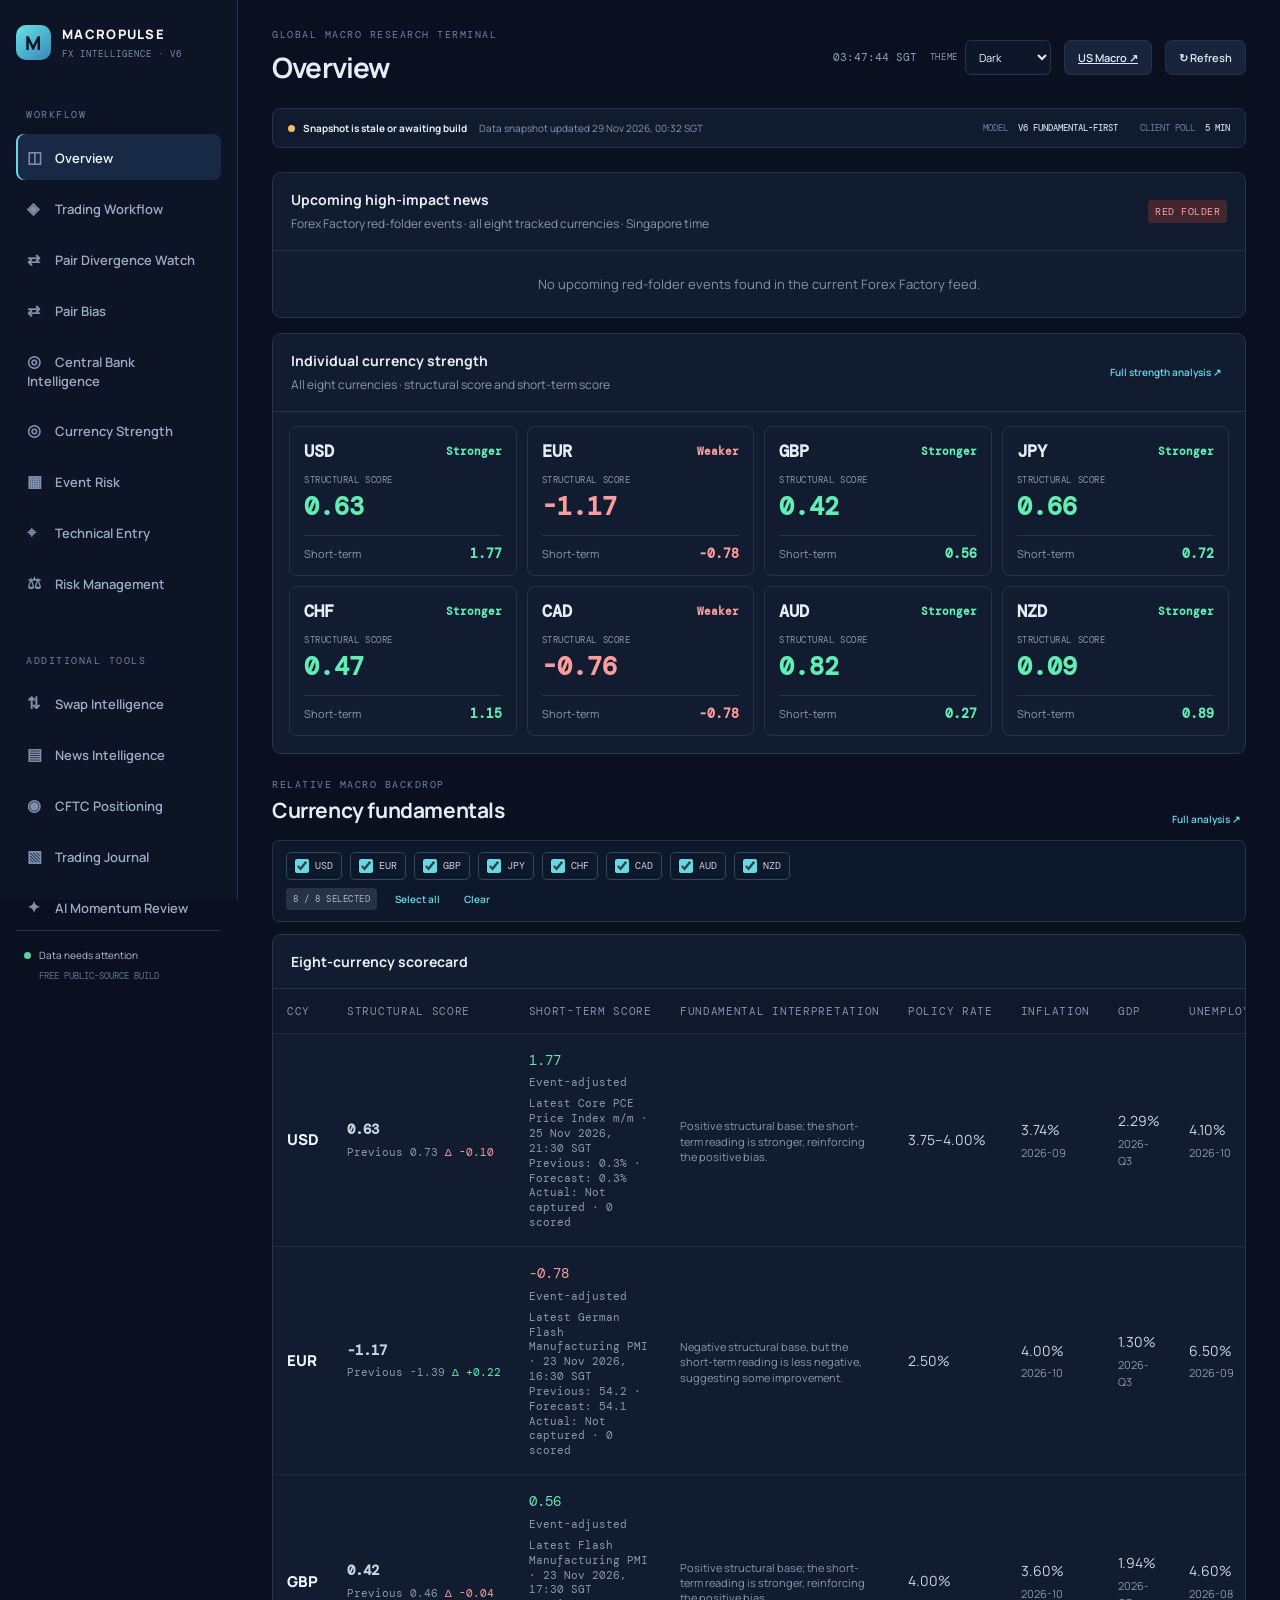
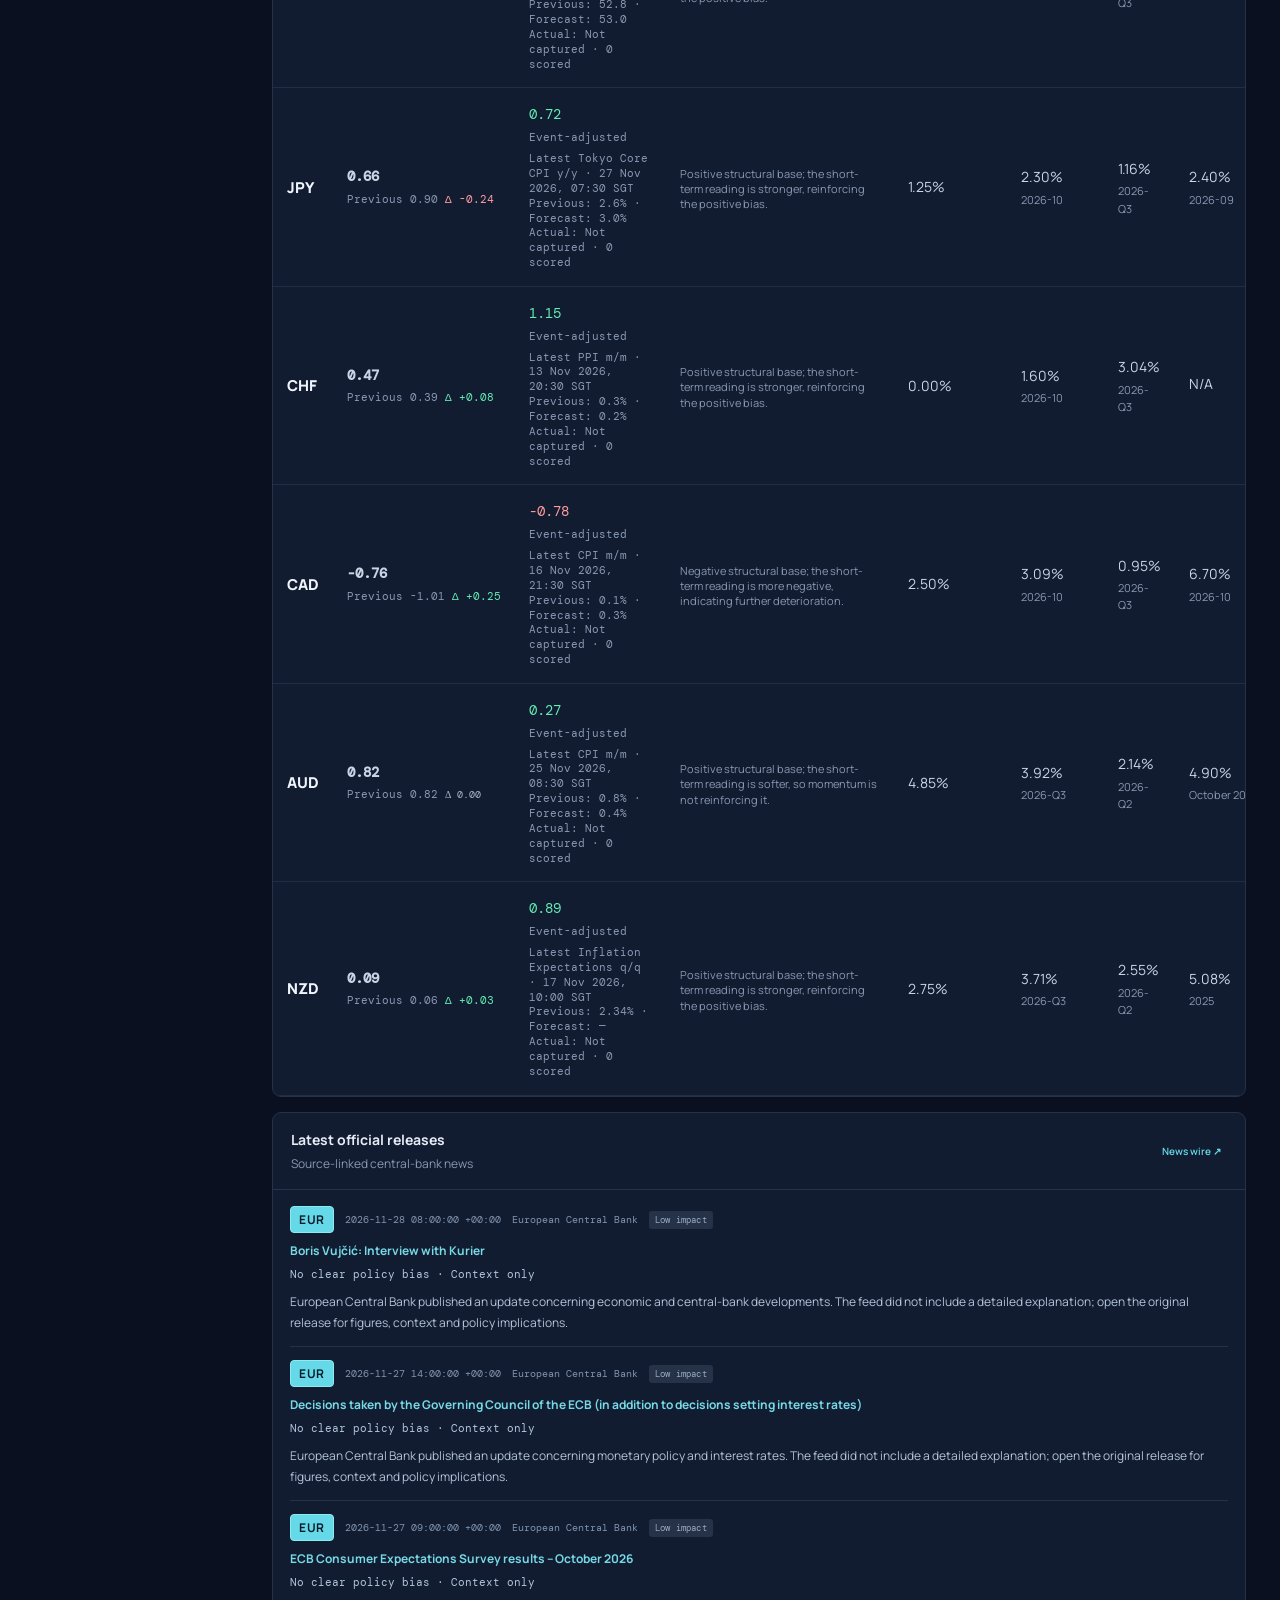
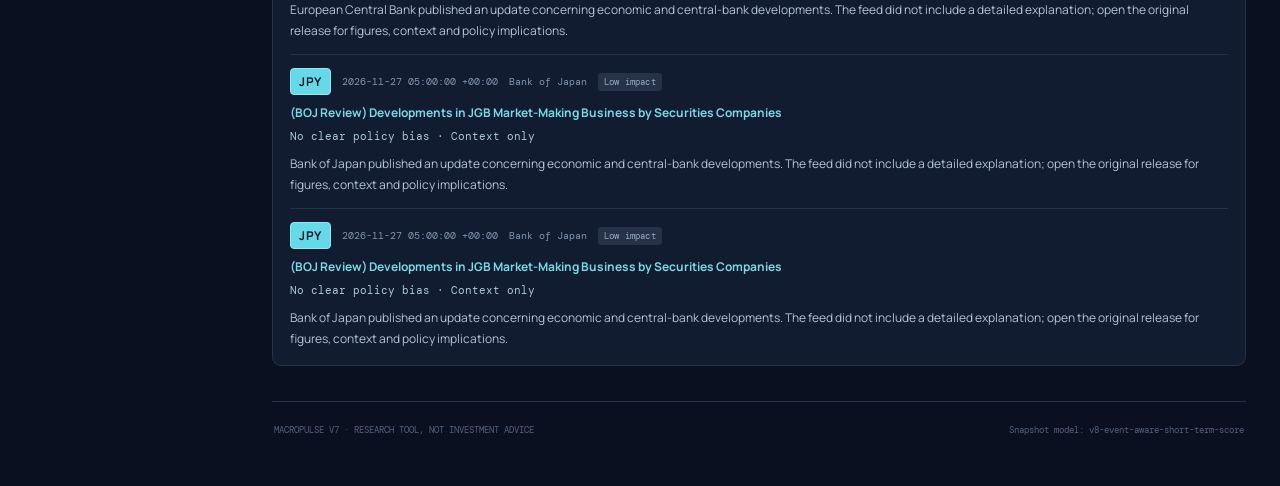
<file: index.html>
<!doctype html>
<html lang="en">
<head>
<meta charset="utf-8"><meta name="viewport" content="width=device-width,initial-scale=1">
<meta name="theme-color" content="#0a1020">
<title>MacroPulse V6 | FX Intelligence</title>
<meta name="description" content="Eight-currency macroeconomic and FX research dashboard.">
<link rel="preconnect" href="https://fonts.googleapis.com"><link rel="preconnect" href="https://fonts.gstatic.com" crossorigin>
<link href="https://fonts.googleapis.com/css2?family=DM+Mono:wght@400;500&family=Manrope:wght@400;500;600;700;800&display=swap" rel="stylesheet">
<link rel="stylesheet" href="styles.css?v=20261126-overview-filter2">
<link rel="stylesheet" href="central-bank.css?v=20261127-policy8">
</head>
<body>
<div class="app-shell">
  <button type="button" class="mobile-menu-backdrop" id="mobile-menu-backdrop" aria-label="Close navigation"></button>
  <aside class="sidebar" id="mobile-sidebar">
    <a class="brand" href="#"><span class="brand-mark">M</span><span>MACROPULSE<small>FX INTELLIGENCE · V6</small></span></a>
    <div class="side-label">WORKFLOW</div>
    <nav id="navigation">
      <button class="nav-item active" data-view="overview"><span>◫</span> Overview</button>
      <button class="nav-item" data-view="workflow"><span>◈</span> Trading Workflow</button>
      <button class="nav-item" data-view="pair-divergence"><span>⇄</span> Pair Divergence Watch</button>
      <button class="nav-item" data-view="bias"><span>⇄</span> Pair Bias</button>
      <button class="nav-item" data-view="centralbank"><span>◎</span> Central Bank Intelligence</button>
      <button class="nav-item" data-view="currencies"><span>◎</span> Currency Strength</button>
      <button class="nav-item" data-view="calendar"><span>▦</span> Event Risk</button>
      <button class="nav-item" data-view="technical"><span>⌖</span> Technical Entry</button>
      <button class="nav-item" data-view="risk"><span>⚖</span> Risk Management</button>
    </nav>
    <div class="side-label">ADDITIONAL TOOLS</div><nav>
      <button class="nav-item" data-view="swap"><span>⇅</span> Swap Intelligence</button>
      <button class="nav-item" data-view="news"><span>▤</span> News Intelligence</button>
      <button class="nav-item" data-view="positioning"><span>◉</span> CFTC Positioning</button>
      <button class="nav-item" data-view="journal"><span>▧</span> Trading Journal</button>
      <button class="nav-item" data-view="ai-review"><span>✦</span> AI Momentum Review</button>
    </nav>
    <div class="sidebar-bottom"><span class="live-dot"></span><span id="pipeline-label">Connecting to data…</span><small>FREE PUBLIC-SOURCE BUILD</small></div>
  </aside>

  <main class="main">
    <header class="topbar">
      <button type="button" class="mobile-menu-toggle" id="mobile-menu-toggle" aria-controls="mobile-sidebar" aria-expanded="false">☰ <span>MENU</span></button>
      <div class="topbar-title"><div><div class="eyebrow">GLOBAL MACRO RESEARCH TERMINAL</div><h1 id="page-title">Overview</h1></div></div>
      <div class="top-actions"><span class="market-clock" id="clock">--:--:-- SGT</span><label class="theme-picker" for="theme-select">THEME <select id="theme-select" class="select" aria-label="Choose dashboard theme"><option value="white">White</option><option value="grey">Grey</option><option value="dark">Dark</option></select></label><a class="btn btn-quiet" href="./us-macro.html">US Macro ↗</a><button class="btn btn-quiet" id="refresh-btn">↻ Refresh</button></div>
    </header>

    <section class="status-strip">
      <div><span class="status-dot" id="status-dot"></span><b id="data-status">Checking data snapshot</b><span class="muted" id="updated-at">—</span></div>
      <div class="status-right"><span>MODEL <b>V6 FUNDAMENTAL-FIRST</b></span><span>CLIENT POLL <b>5 MIN</b></span></div>
    </section>


    
<section class="view active" id="view-overview">
      <div class="panel" id="overview-high-impact-panel">
        <div class="panel-head"><div><b>Upcoming high-impact news</b><p>Forex Factory red-folder events · all eight tracked currencies · Singapore time</p></div><div class="high-impact-head-actions"><span class="tag impact-high">RED FOLDER</span><button type="button" class="text-button" id="high-impact-toggle" aria-expanded="false">Show all</button></div></div>
        <div id="overview-high-impact-news" class="high-impact-list"><div class="empty">Loading high-impact calendar…</div></div>
      </div>
      <div class="panel" id="overview-currency-strength-panel"><div class="panel-head"><div><b>Individual currency strength</b><p>All eight currencies · structural score and short-term score</p></div><button class="text-button" data-go="currencies">Full strength analysis ↗</button></div><div id="overview-currency-strength" class="overview-strength-grid"><div class="empty">Loading currency strength…</div></div></div>
<div class="section-heading"><div><div class="eyebrow">RELATIVE MACRO BACKDROP</div><h2>Currency fundamentals</h2></div><button class="text-button" data-go="currencies">Full analysis ↗</button></div>
      <div class="strength-filter overview-currency-filter" id="overview-currency-filter">
        <div class="strength-filter-actions">
          <span class="tag tag-neutral" id="overview-currency-selection-count">8 / 8 SELECTED</span>
          <button type="button" class="text-button" id="overview-currency-select-all">Select all</button>
          <button type="button" class="text-button" id="overview-currency-clear-all">Clear</button>
        </div>
        <div class="strength-filter-options">
          <label><input type="checkbox" class="overview-currency-check" value="USD" checked><span>USD</span></label>
          <label><input type="checkbox" class="overview-currency-check" value="EUR" checked><span>EUR</span></label>
          <label><input type="checkbox" class="overview-currency-check" value="GBP" checked><span>GBP</span></label>
          <label><input type="checkbox" class="overview-currency-check" value="JPY" checked><span>JPY</span></label>
          <label><input type="checkbox" class="overview-currency-check" value="CHF" checked><span>CHF</span></label>
          <label><input type="checkbox" class="overview-currency-check" value="CAD" checked><span>CAD</span></label>
          <label><input type="checkbox" class="overview-currency-check" value="AUD" checked><span>AUD</span></label>
          <label><input type="checkbox" class="overview-currency-check" value="NZD" checked><span>NZD</span></label>
        </div>
      </div>
      <div class="panel">
        <div class="panel-head"><div><b>Eight-currency scorecard</b></div></div>
        <div class="table-wrap"><table><thead><tr><th>CCY</th><th>Structural score</th><th>Short-term score</th><th>Fundamental interpretation</th><th>Policy rate</th><th>Inflation</th><th>GDP</th><th>Unemployment</th></tr></thead><tbody id="currency-rows"><tr><td colspan="8" class="empty">Loading currency snapshot…</td></tr></tbody></table></div>
      </div>
      <div class="panel"><div class="panel-head"><div><b>Latest official releases</b><p>Source-linked central-bank news</p></div><button class="text-button" data-go="news">News wire ↗</button></div><div id="overview-news" class="news-list"><div class="empty">Loading releases…</div></div></div>
    </section>

    <section class="view" id="view-workflow">
<div class="section-heading"><div><div class="eyebrow">THE PROCESS</div><h2>Fundamental bias → technical timing</h2><p>Fundamentals decide which way; technicals decide when; risk management decides how much. Work through each gate before opening a position.</p></div></div>
<div class="rule-banner"><div class="rule-banner-main">Fundamentals determine direction · Technicals determine timing · Risk management determines execution</div><div class="rule-banner-sub">Technical analysis is an entry-confirmation filter only. It can veto or delay a trade, never flip the fundamental bias.</div></div>
<div id="workflow-steps" class="workflow-steps"></div>
<div class="panel"><div class="panel-head"><div><b>Pre-trade checklist</b><p>All eight checks must be satisfied before opening a position.</p></div><span class="tag tag-neutral" id="checklist-count">0 / 8</span></div><div id="pretrade-checklist" class="checklist"></div></div>
</section>
    <section class="view" id="view-pair-divergence">
      <div class="section-heading"><div><div class="eyebrow">RELATIVE CURRENCY STRENGTH</div><h2>Pair Divergence Watch</h2><p>Rank currency pairs by the difference between their structural scores. A wider positive spread means the base currency has stronger structural fundamentals than the quote currency.</p></div><button class="text-button" data-go="pairs">Open full pair universe ↗</button></div>
      <div class="strength-filter divergence-filter" id="divergence-threshold-filter"><div><b>Filter by absolute variance</b><small>Tick one or more thresholds to show qualifying positive and negative spreads.</small></div><div class="strength-filter-options"><label><input type="checkbox" class="divergence-threshold-check" value="2"><span>Variance ≥ +2.00 or ≤ −2.00</span></label><label><input type="checkbox" class="divergence-threshold-check" value="1"><span>Variance ≥ +1.00 or ≤ −1.00</span></label></div><button type="button" class="text-button" id="divergence-clear-filter">Clear filter</button></div>
      <div class="panel"><div class="panel-head"><div><b>Structural divergences</b><p id="divergence-watch-description">Top 5 pairs ranked by positive structural score spread · refreshed with the latest snapshot</p></div><span class="tag tag-neutral" id="divergence-watch-count">TOP 5 PAIRS</span></div><div id="overview-pairs" class="empty">Pair ranking is unavailable until scored inputs exist.</div></div>
      <div class="notice"><b>How to read this watchlist</b><p>The spread is calculated as the base currency's Structural Score minus the quote currency's Structural Score. Positive readings favour the base currency; negative readings favour the quote currency. This is a relative fundamental ranking, not an entry signal. Check Short-Term Score, event risk and technical structure before trading.</p></div>
    </section>


    <section class="view" id="view-centralbank">
      <div class="status-strip"><div><span class="status-dot" id="cb-dot"></span><b id="cb-status">Loading policy assessment…</b><span class="muted" id="cb-reviewed"></span></div><div class="status-right"><span>MODULE <b>GLOBAL POLICY MONITOR</b></span><span>CCY <b>8 MAJORS</b></span><button class="btn btn-quiet" id="cb-refresh">↻ Refresh analysis</button></div></div>
      <div id="cb-content"><div class="panel"><div class="empty">Loading official-source assessment…</div></div></div>
    </section>

    <section class="view" id="view-currencies">
      <div class="section-heading"><div><div class="eyebrow">CURRENCY DIRECTION & MOMENTUM</div><h2>Currency strength monitor</h2><p>Separate the underlying fundamental direction from recent economic-release momentum, then assess whether that momentum is persisting or fading. Detailed policy rates and macro indicators remain in Overview.</p></div></div>
      <div class="panel"><div class="panel-head"><div><b>Structural bias · short-term momentum · persistence</b><p>Positive values indicate improving currency fundamentals; negative values indicate deterioration. Short-term momentum is classified as Strong, Neutral or Weak from recent dated GDP growth, unemployment and inflation distance from target; event surprises remain separately visible in Overview.</p></div><span class="tag tag-neutral" id="strength-selection-count">8 / 8 SELECTED</span></div>
        <div class="strength-filter" id="strength-currency-filter"><div class="strength-filter-options">
          <label><input type="checkbox" class="strength-currency-check" value="USD" checked><span>USD</span></label><label><input type="checkbox" class="strength-currency-check" value="EUR" checked><span>EUR</span></label><label><input type="checkbox" class="strength-currency-check" value="GBP" checked><span>GBP</span></label><label><input type="checkbox" class="strength-currency-check" value="JPY" checked><span>JPY</span></label><label><input type="checkbox" class="strength-currency-check" value="CHF" checked><span>CHF</span></label><label><input type="checkbox" class="strength-currency-check" value="CAD" checked><span>CAD</span></label><label><input type="checkbox" class="strength-currency-check" value="AUD" checked><span>AUD</span></label><label><input type="checkbox" class="strength-currency-check" value="NZD" checked><span>NZD</span></label>
        </div><div class="strength-filter-actions"><button type="button" class="text-button" id="strength-select-all">Select all</button><button type="button" class="text-button" id="strength-clear-all">Clear</button></div></div>
        <div class="table-wrap"><table><thead><tr><th>Currency</th><th>Structural bias</th><th>Short-term momentum</th><th>Momentum persistence</th></tr></thead><tbody id="currency-rows-full"><tr><td colspan="4" class="empty">Loading currency snapshot…</td></tr></tbody></table></div>
      </div>
      <div class="notice"><b>How to interpret the three readings</b><p><b>Structural bias:</b> the slower-moving relative macro score. <b>Short-term momentum:</b> a simple Strong, Neutral or Weak classification based on recent changes in GDP growth, unemployment and inflation relative to target. <b>Momentum persistence:</b> an evidence-based label reflecting the number, directional agreement and spacing of recent scored catalysts, with older catalysts fading. A single surprise is not treated as a durable trend. The event overlay has a 36-hour half-life and a seven-day observation window. This is a research aid, not a standalone trade signal.</p></div>
    </section>

    <section class="view" id="view-bias">
<div class="section-heading"><div><div class="eyebrow">THE CONCLUSION</div><h2>Fundamental bias cards</h2><p>Each card explains direction, macro drivers, validity, invalidation and the technical setup to wait for. Signals use verified currency scores; missing inputs are never guessed.</p></div><div class="heading-actions"><select id="bias-sort" class="select"><option value="strength">Sort: strongest spread</option><option value="weakest">Sort: weakest spread</option><option value="risk">Sort: event risk first</option></select></div></div>
<div class="strength-filter bias-currency-filter" id="bias-currency-filter"><div class="strength-filter-actions"><span class="tag tag-neutral" id="bias-selection-count">8 / 8 SELECTED</span><button type="button" class="text-button" id="bias-select-all">Select all</button><button type="button" class="text-button" id="bias-clear-all">Clear</button></div><div class="strength-filter-options">
<label><input type="checkbox" class="bias-currency-check" value="USD" checked><span>USD</span></label><label><input type="checkbox" class="bias-currency-check" value="EUR" checked><span>EUR</span></label><label><input type="checkbox" class="bias-currency-check" value="GBP" checked><span>GBP</span></label><label><input type="checkbox" class="bias-currency-check" value="JPY" checked><span>JPY</span></label><label><input type="checkbox" class="bias-currency-check" value="CHF" checked><span>CHF</span></label><label><input type="checkbox" class="bias-currency-check" value="CAD" checked><span>CAD</span></label><label><input type="checkbox" class="bias-currency-check" value="AUD" checked><span>AUD</span></label><label><input type="checkbox" class="bias-currency-check" value="NZD" checked><span>NZD</span></label>
</div></div>
<div class="notice notice-info"><b>How bias is derived</b><p>Bias = base short-term score minus quote short-term score. Above +0.35 is bullish, below −0.35 is bearish, between them is neutral. This is a relative macro read, not a price forecast.</p></div>
<div id="bias-cards" class="bias-grid"><div class="empty">Loading bias cards…</div></div>
</section>
<section class="view" id="view-ai-review">
  <div class="section-heading"><div><div class="eyebrow">RECENT NEWS & DATA-RELEASE INTERPRETATION</div><h2>AI Momentum Review</h2><p>Select one currency for a detailed macro-momentum assessment, or select two or more currencies to compare their FX pairs. The review explains the fundamental bias, short-term momentum, ChatGPT assessment and overall conclusion.</p></div></div>
  <div class="notice notice-info"><b>Separate research layer — Pair Bias is unchanged</b><p>A single selected currency runs a currency-only review. Selecting two or more currencies also generates pair-specific analysis. Pair direction is assessed separately from the underlying currency macro trend.</p></div>
  <div id="ai-review-panel"><div class="panel"><div class="empty">Loading ChatGPT momentum review…</div></div></div>
</section>
<section class="view" id="view-pairs">
      <div class="section-heading"><div><div class="eyebrow">RELATIVE VALUE</div><h2>Pair universe & shortlist</h2><p>Compare the 28 currency pairs in both directions. Open Pair Intelligence for a detailed macro, central-bank, geopolitical and short-term news assessment of each pair.</p></div></div>
      <div class="panel"><div class="panel-head"><b>56 directional combinations · 8 currencies</b><span class="tag tag-neutral">PAIR INTELLIGENCE AVAILABLE</span></div><div id="pair-table" class="empty">Pair signals are intentionally disabled until the fundamental model has verified inputs. This prevents neutral placeholders being mistaken for trading opportunities.</div></div>
    </section>


    <section class="view" id="view-technical">
<div class="section-heading"><div><div class="eyebrow">ENTRY CONFIRMATION ONLY</div><h2>Technical entry gate</h2><p>The fundamental bias is locked. Technical inputs can confirm, delay or veto an entry; they cannot change its direction.</p></div></div>
<div class="panel"><div class="panel-head"><div><b>Locked fundamental bias</b><p>Read-only input from Pair bias.</p></div><span class="tag tag-neutral" id="tech-lock-tag">NO PAIR</span></div><div id="tech-bias-lock"><div class="empty">Select a pair from a bias card.</div></div><label class="tech-pair-picker">Pair <select id="tech-pair" class="select"><option value="">Select a pair…</option></select></label></div>
<div class="panel"><div class="panel-head"><div><b>Higher-timeframe structure</b><p>D1 sets the trend; H4 sets the entry. Disagreement means wait.</p></div><span class="tag tag-neutral">D1 / H4</span></div><div class="tech-form">
<label>D1 trend<select id="tech-d1" class="select"><option value="">—</option><option value="up">Uptrend (HH/HL)</option><option value="down">Downtrend (LH/LL)</option><option value="range">Range / no trend</option></select></label>
<label>H4 structure<select id="tech-h4" class="select"><option value="">—</option><option value="up">Uptrend (HH/HL)</option><option value="down">Downtrend (LH/LL)</option><option value="range">Range / no trend</option></select></label>
<label>Setup type<select id="tech-setup" class="select"><option value="">—</option><option value="pullback">Pullback to support/resistance</option><option value="breakout">Breakout + retest</option><option value="reversal">Reversal at key level</option><option value="none">No setup yet</option></select></label>
<label>Key level<input id="tech-level" type="number" step="any"></label><label>ATR (H4)<input id="tech-atr" type="number" step="any"></label><label>Entry<input id="tech-entry" type="number" step="any"></label><label>Stop loss<input id="tech-stop" type="number" step="any"></label><label>Target<input id="tech-target" type="number" step="any"></label></div><div class="tech-actions"><button class="btn btn-primary" id="tech-evaluate">Evaluate entry</button><button class="text-button" id="tech-reset">Reset</button></div></div><div id="tech-output" class="tech-output"><div class="empty">Complete the structure and levels, then evaluate.</div></div>
<div class="notice"><b>No live price feed</b><p>Trend, levels and ATR are manual inputs from your chart. The dashboard does not invent market prices.</p></div></section>
<section class="view" id="view-risk"><div class="section-heading"><div><div class="eyebrow">EXECUTION</div><h2>Risk management</h2><p>Position size is determined by account risk and stop distance, never by conviction.</p></div></div>
<div class="panel"><div class="panel-head"><div><b>Position size calculator</b><p>Manual inputs; no data is sent anywhere.</p></div></div><div class="tech-form">
<label>Account balance<input id="risk-account" type="number" step="any"></label><label>Risk per trade (%)<input id="risk-pct" type="number" step="any" value="1"></label><label>Entry<input id="risk-entry" type="number" step="any"></label><label>Stop loss<input id="risk-stop" type="number" step="any"></label><label>Pip size<input id="risk-pip" type="number" step="any" value="0.0001"></label><label>Value per pip per lot<input id="risk-pipvalue" type="number" step="any" value="10"></label></div><div class="tech-actions"><button class="btn btn-primary" id="risk-calc">Calculate size</button></div></div><div id="risk-output" class="tech-output"></div>
<div class="panel"><div class="panel-head"><b>Standing risk rules</b></div><div class="checklist static"><div class="check-row">✓ &nbsp; 0.5%–1% risk per trade</div><div class="check-row">✓ &nbsp; Stop at thesis invalidation</div><div class="check-row">✓ &nbsp; Minimum 1:2 risk/reward</div><div class="check-row">✓ &nbsp; Avoid new trades near high-impact events</div><div class="check-row">✓ &nbsp; Count correlated pairs as one risk unit</div></div></div></section>
<section class="view" id="view-swap">
      <div class="section-heading"><div><div class="eyebrow">BROKER FUNDING DATA</div><h2>Swap Intelligence</h2><p>Daily read-only swap snapshots from your Pepperstone MT5 and IG Markets MT4 terminals. Values below are raw broker units, not converted SGD cash charges.</p></div></div>
      <div class="metric-grid">
        <article class="metric-card"><div class="metric-label">ACCOUNT CURRENCY</div><div class="metric-value">SGD</div><div class="metric-note">Captured from each terminal</div></article>
        <article class="metric-card"><div class="metric-label">CAPTURE FREQUENCY</div><div class="metric-value">Daily</div><div class="metric-note">08:00 Singapore PC local time</div></article>
        <article class="metric-card"><div class="metric-label">CURRENT SYMBOLS</div><div class="metric-value" id="swap-count">0 symbols</div><div class="metric-note">Latest imported snapshot per broker / symbol</div></article>
        <article class="metric-card"><div class="metric-label">LATEST IMPORT</div><div class="metric-value" id="swap-updated">Awaiting first import</div><div class="metric-note">Local browser data</div></article>
      </div>
      <div class="panel">
        <div class="panel-head"><div><b>Import broker swap CSV</b><p>Import the files generated by your MT5 and MT4 EAs. Imported data stays in this browser.</p></div><span class="tag tag-neutral">LOCAL IMPORT</span></div>
        <div class="swap-import">
          <label class="swap-file-label">Choose MT5 or MT4 CSV<input id="swap-file" type="file" accept=".csv,text/csv"></label>
          <select id="swap-broker-filter" class="select"><option value="ALL">All brokers</option><option>Pepperstone</option><option>IG Markets</option></select>
          <button class="text-button" id="swap-clear" type="button">Clear local history</button>
        </div>
        <p id="swap-import-status" class="swap-import-status">No file imported yet.</p>
      </div>
      <div class="panel">
        <div class="panel-head"><div><b>Latest broker swap specifications</b><p>Long / short are shown exactly as supplied by the terminal. Check swap mode before comparing magnitudes.</p></div><span class="tag tag-neutral">RAW VALUES</span></div>
        <div class="table-wrap"><table class="swap-table"><thead><tr><th>Broker</th><th>Platform</th><th>Symbol</th><th>Long</th><th>Short</th><th>Swap mode</th><th>Contract size</th><th>Account CCY</th><th>Captured</th></tr></thead><tbody id="swap-rows"><tr><td colspan="9" class="empty">Awaiting first import.</td></tr></tbody></table></div>
      </div>
      <div class="notice notice-warn"><b>SGD cost conversion is not enabled yet</b><p>Broker swap modes differ (points, currency, interest and other methods). Do not treat raw values as SGD per lot. A later calculation layer must apply each mode, contract specification, currency conversion and broker rollover rules. IG MT4's standard interface does not expose a universal triple-swap weekday field.</p></div>
      <div class="notice"><b>Daily collection setup</b><p>Install the Pepperstone MT5 and IG MT4 EAs from the repository's experts folder. Keep each terminal running at the configured capture time. Open SWAP-INTEGRATION.md for installation and import instructions.</p></div>
    </section>

    <section class="view" id="view-news">
      <div class="section-heading"><div><div class="eyebrow">CENTRAL BANK + ECONOMIC CALENDAR</div><h2>News intelligence</h2><p>Central-bank commentary and Forex Factory scheduled releases are shown separately, with actual, forecast and previous figures where available.</p></div><div class="heading-actions"><a class="text-button" href="https://www.forexfactory.com/calendar" target="_blank" rel="noopener noreferrer">Forex Factory calendar ↗</a><select id="news-filter" class="select"><option value="ALL">All currencies</option><option>USD</option><option>EUR</option><option>GBP</option><option>JPY</option><option>CHF</option><option>CAD</option><option>AUD</option><option>NZD</option></select></div></div>
      <div class="panel"><div id="news-list" class="news-list"><div class="empty">Loading news…</div></div></div>
    </section>

    <section class="view" id="view-calendar">
      <div class="section-heading"><div><div class="eyebrow">EVENT RISK</div><h2>Economic event watch</h2><p>Use Forex Factory for scheduled releases, impact ratings, forecasts and actual results.</p></div><a class="text-button" href="https://www.forexfactory.com/calendar" target="_blank" rel="noopener noreferrer">Open Forex Factory ↗</a></div>
      <div class="panel"><div class="panel-head"><b>Imported economic calendar</b><span class="tag tag-neutral">FOREX FACTORY · SGT</span></div><div id="calendar-list" class="news-list"><div class="empty">Loading scheduled releases…</div></div></div>
      <div class="panel"><div class="panel-head"><b>Official central-bank source directory</b></div><div id="source-directory" class="source-grid"></div></div>
    </section>

    <section class="view" id="view-positioning">
      <div class="section-heading"><div><div class="eyebrow">INSTITUTIONAL POSITIONING</div><h2>CFTC positioning</h2><p>Commitment of Traders data is weekly, not a live intraday feed.</p></div></div>
      <div class="notice"><b>CFTC data connector pending</b><p>No CFTC positions are included in this build. The next implementation should map CFTC futures contracts to the eight currencies, show non-commercial net positions, weekly changes and historical percentiles, with report dates and contract mapping disclosed.</p></div>
      <div class="panel"><div class="panel-head"><b>Reference</b></div><div class="source-row"><div><b>U.S. Commodity Futures Trading Commission</b><small>Official Commitments of Traders reports</small></div><a href="https://www.cftc.gov/MarketReports/CommitmentsofTraders/index.htm" target="_blank" rel="noopener">Open CFTC ↗</a></div></div>
    </section>

    <section class="view" id="view-journal">
      <div class="section-heading"><div><div class="eyebrow">PERSONAL WORKSPACE</div><h2>Trading journal</h2><p>Entries are saved in this browser only; they are not uploaded to GitHub.</p></div></div>
      <div class="panel journal-form"><label>Pair<input id="journal-pair" placeholder="e.g. NZDUSD"></label><label>Bias<select id="journal-bias"><option>Long</option><option>Short</option><option>Watch</option></select></label><label>Thesis<textarea id="journal-thesis" placeholder="Fundamental thesis, technical confirmation, invalidation level…"></textarea></label><button class="btn btn-primary" id="journal-add">Save journal entry</button></div>
      <div class="panel"><div class="panel-head"><b>Saved entries</b><button class="text-button" id="journal-export">Export CSV ↓</button></div><div id="journal-list" class="journal-list"></div></div>
    </section>

    <footer><span>MACROPULSE V7 · RESEARCH TOOL, NOT INVESTMENT ADVICE</span><span id="footer-model">Snapshot model: —</span></footer>
  </main>
</div>
<script src="app.js?v=20261126-overview-default2" defer></script>
<script src="swap.js?v=20261117-swap1" defer></script>
<script src="central-bank.js?v=20261127-policy8" defer></script>
</body></html>
</file>
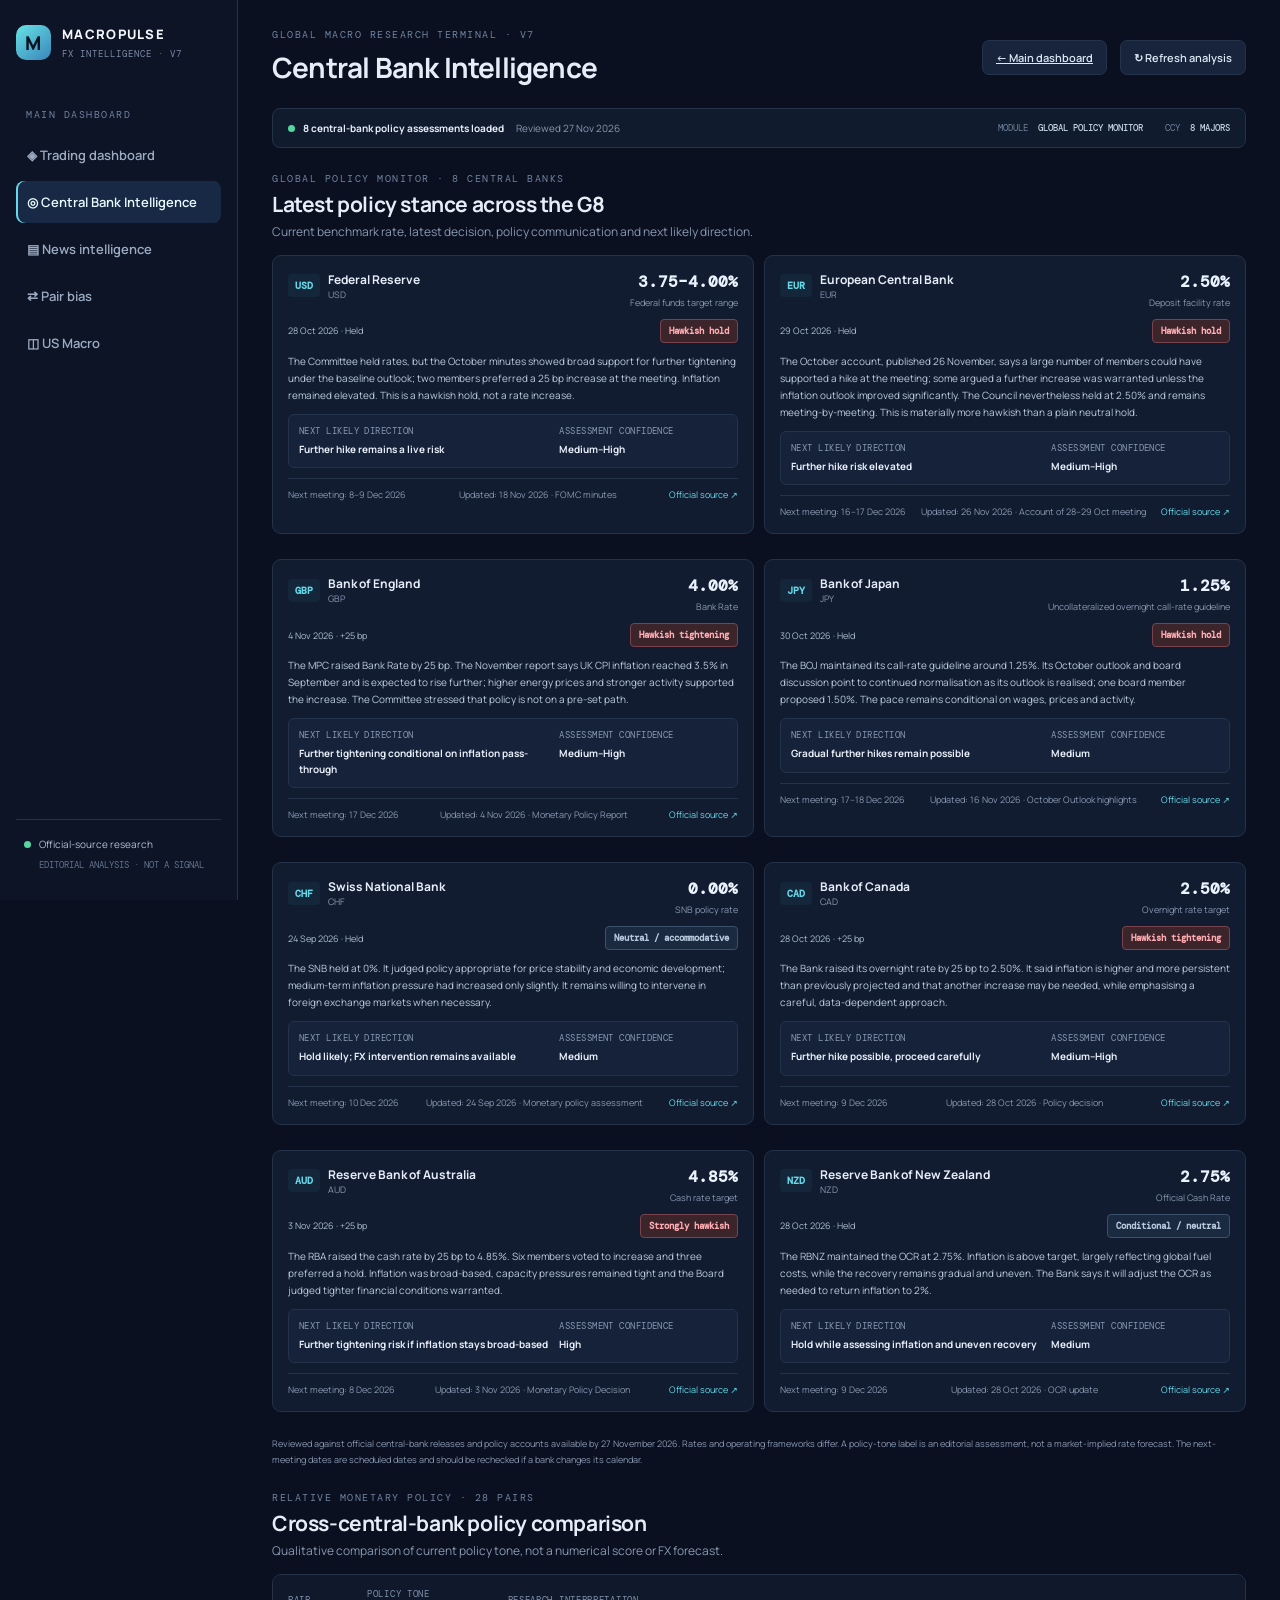
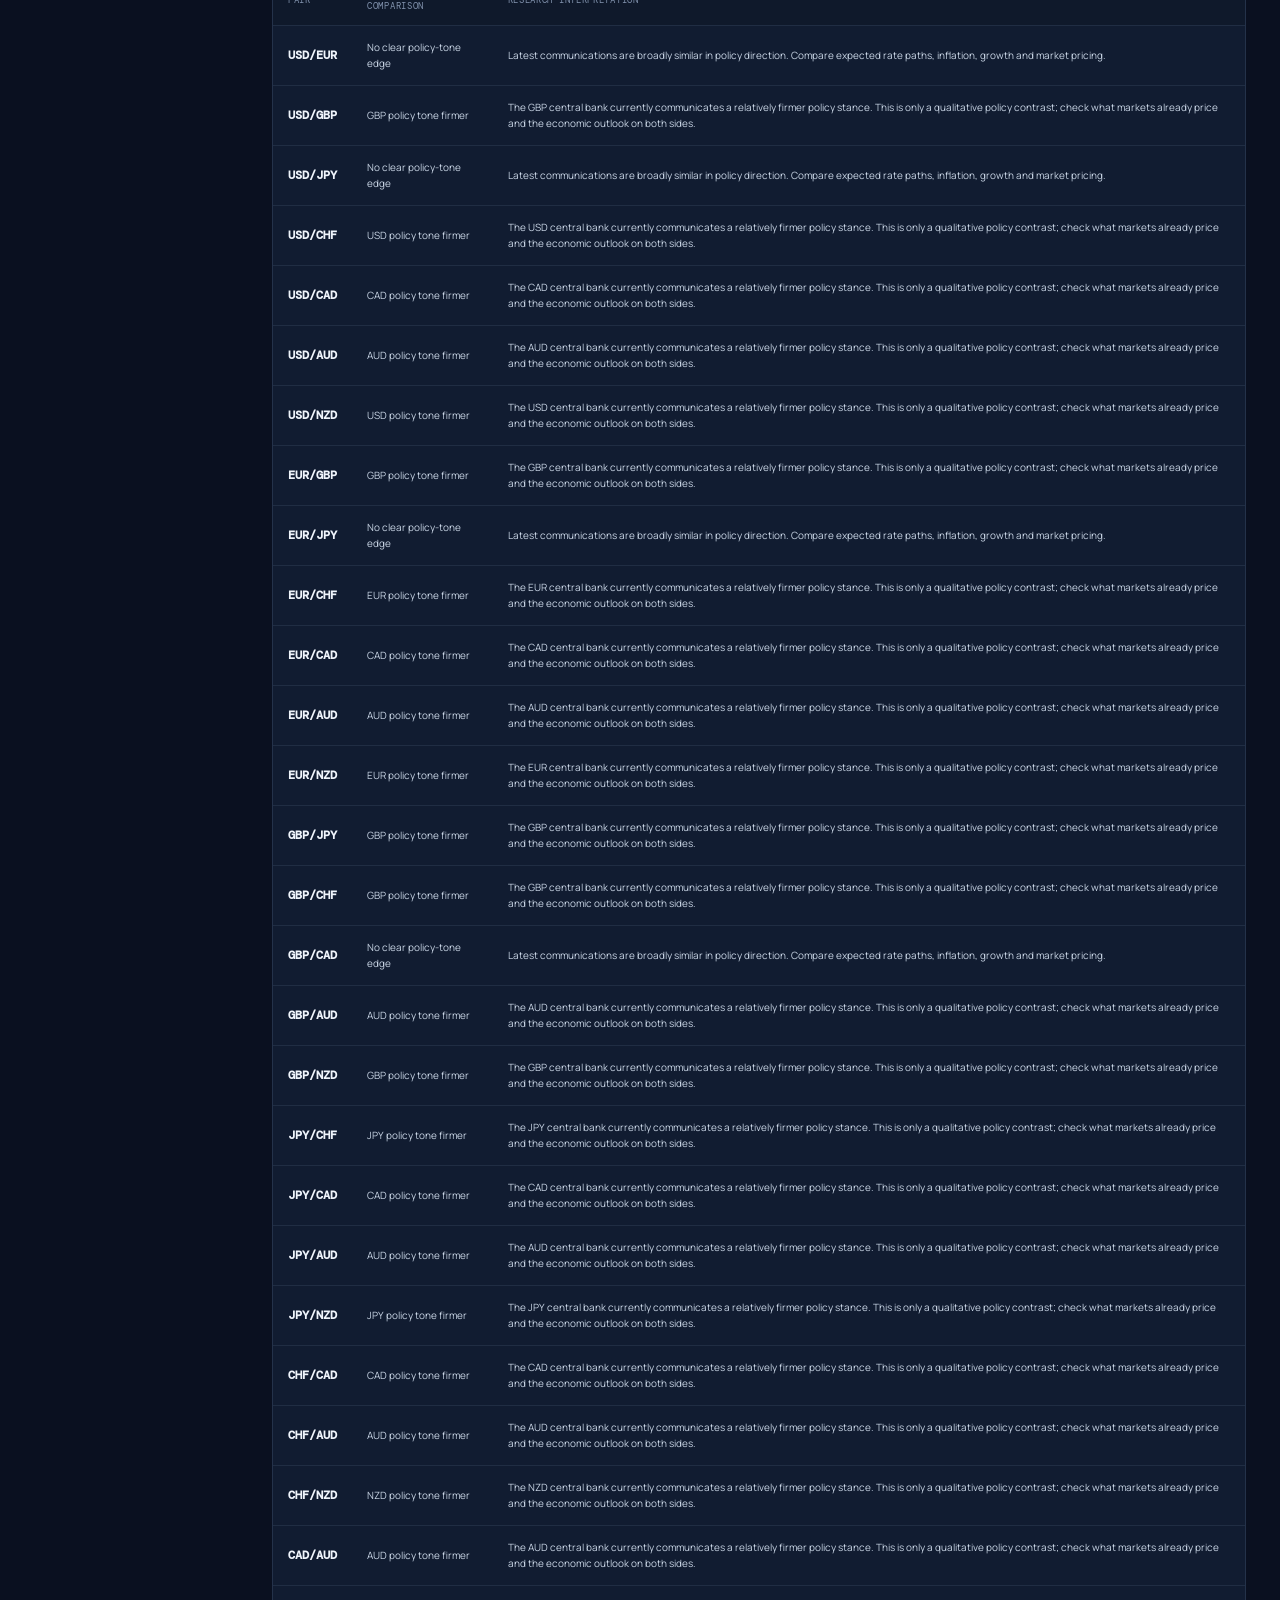
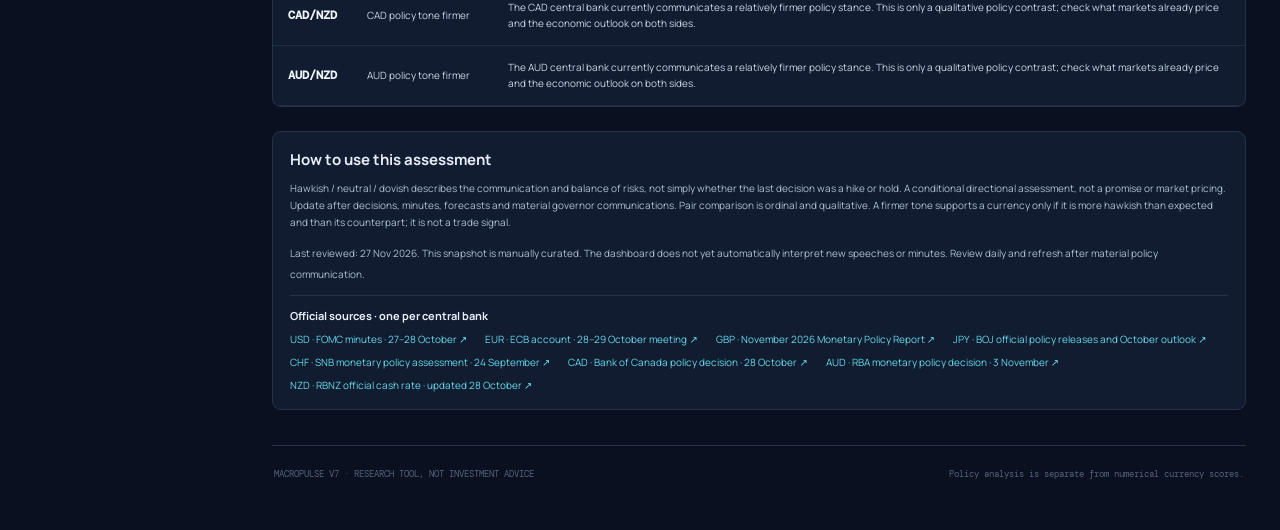
<file: central-bank.html>
<!doctype html>
<html lang="en"><head><meta charset="utf-8"><meta name="viewport" content="width=device-width,initial-scale=1"><meta name="theme-color" content="#0a1020"><title>Central Bank Intelligence | MacroPulse</title><link rel="preconnect" href="https://fonts.googleapis.com"><link rel="preconnect" href="https://fonts.gstatic.com" crossorigin><link href="https://fonts.googleapis.com/css2?family=DM+Mono:wght@400;500&family=Manrope:wght@400;500;600;700;800&display=swap" rel="stylesheet"><link rel="stylesheet" href="styles.css?v=20261119-cbintel2"><link rel="stylesheet" href="central-bank.css?v=20261119-cbintel2"></head>
<body><div class="app-shell"><aside class="sidebar"><a class="brand" href="./index.html"><span class="brand-mark">M</span><span>MACROPULSE<small>FX INTELLIGENCE · V7</small></span></a><div class="side-label">MAIN DASHBOARD</div><nav><a class="nav-item" href="./index.html">◈ Trading dashboard</a><a class="nav-item active" href="./central-bank.html">◎ Central Bank Intelligence</a><a class="nav-item" href="./index.html#news">▤ News intelligence</a><a class="nav-item" href="./index.html#bias">⇄ Pair bias</a><a class="nav-item" href="./us-macro.html">◫ US Macro</a></nav><div class="sidebar-bottom"><span class="live-dot"></span><span>Official-source research</span><small>EDITORIAL ANALYSIS · NOT A SIGNAL</small></div></aside>
<main class="main"><header class="topbar"><div><div class="eyebrow">GLOBAL MACRO RESEARCH TERMINAL · V7</div><h1>Central Bank Intelligence</h1></div><div class="top-actions"><a class="btn btn-quiet" href="./index.html">← Main dashboard</a><button class="btn btn-quiet" id="cb-refresh">↻ Refresh analysis</button></div></header>
<section class="status-strip"><div><span class="status-dot" id="cb-dot"></span><b id="cb-status">Loading policy assessment…</b><span class="muted" id="cb-reviewed"></span></div><div class="status-right"><span>MODULE <b>GLOBAL POLICY MONITOR</b></span><span>CCY <b>8 MAJORS</b></span></div></section>
<div id="cb-content"><div class="panel"><div class="empty">Loading official-source assessment…</div></div></div>
<footer><span>MACROPULSE V7 · RESEARCH TOOL, NOT INVESTMENT ADVICE</span><span>Policy analysis is separate from numerical currency scores.</span></footer></main></div><script src="central-bank.js?v=20261119-cbintel2" defer></script></body></html>
</file>
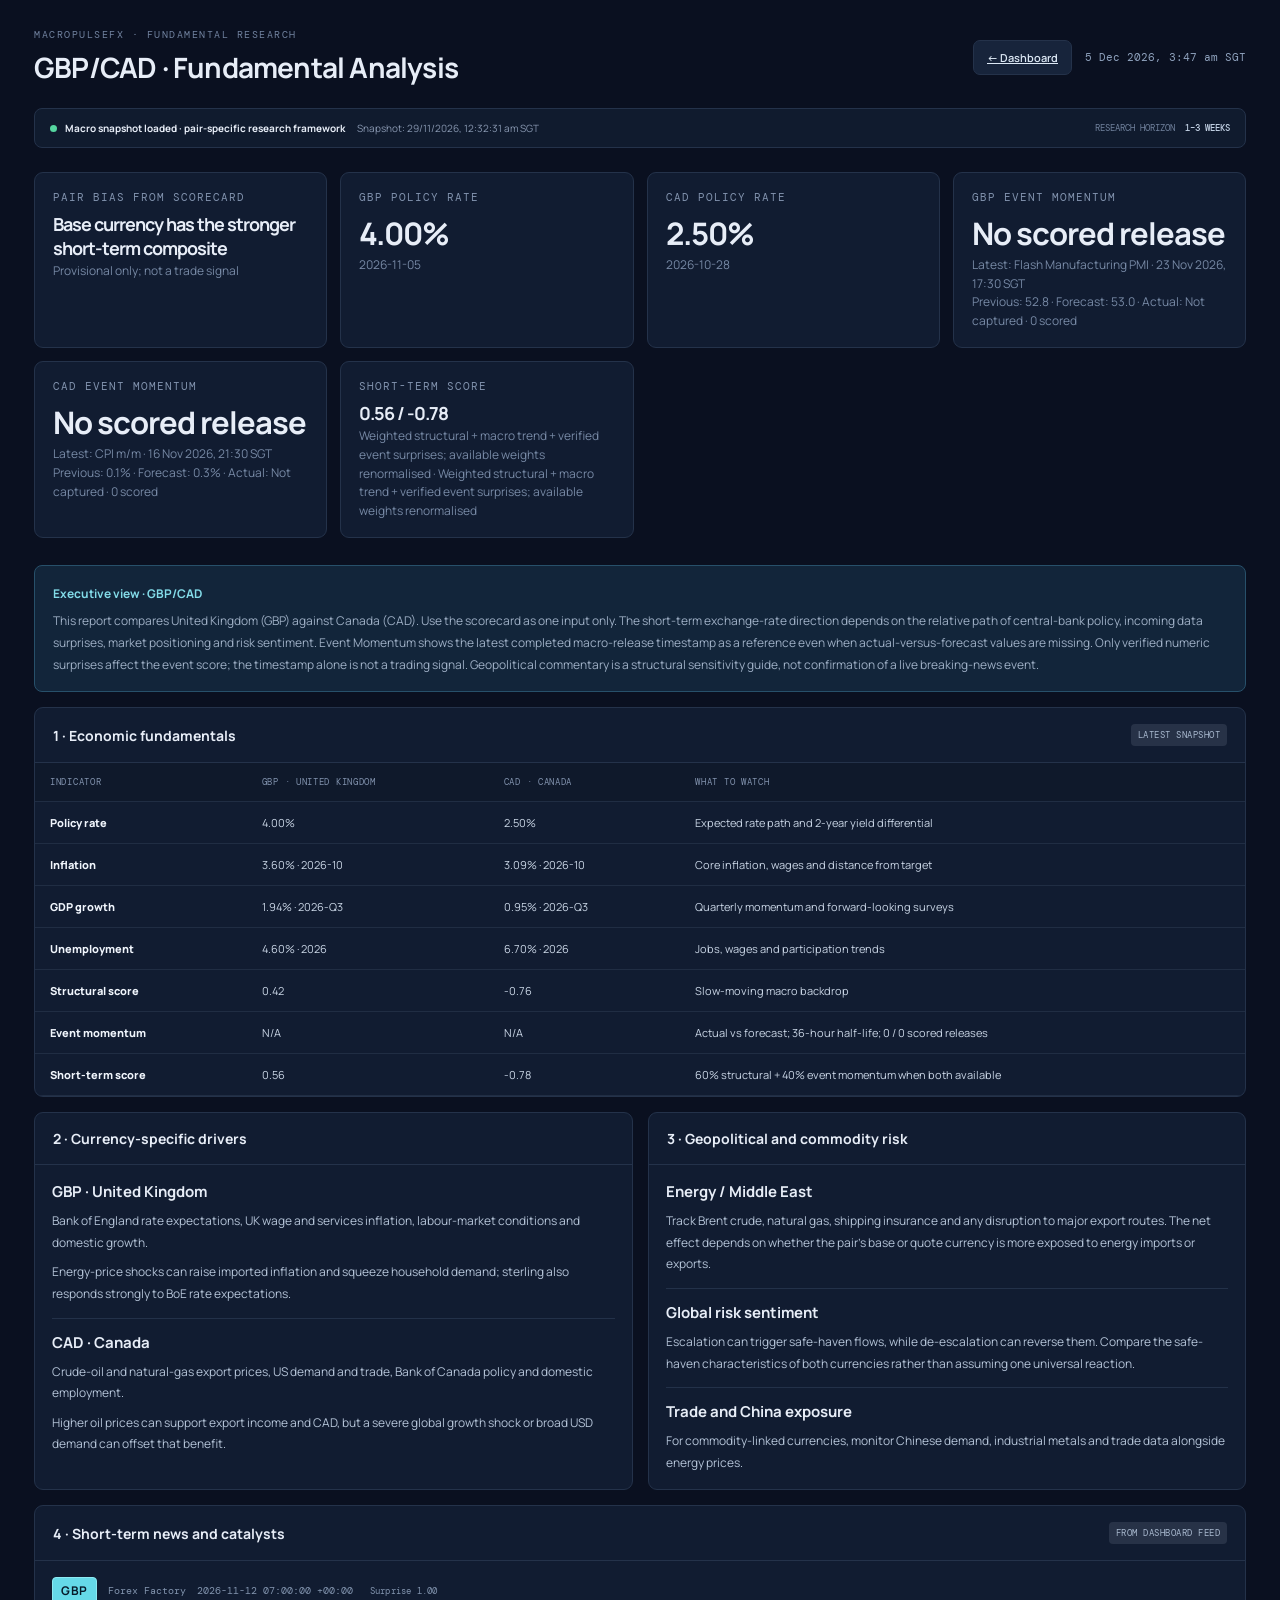
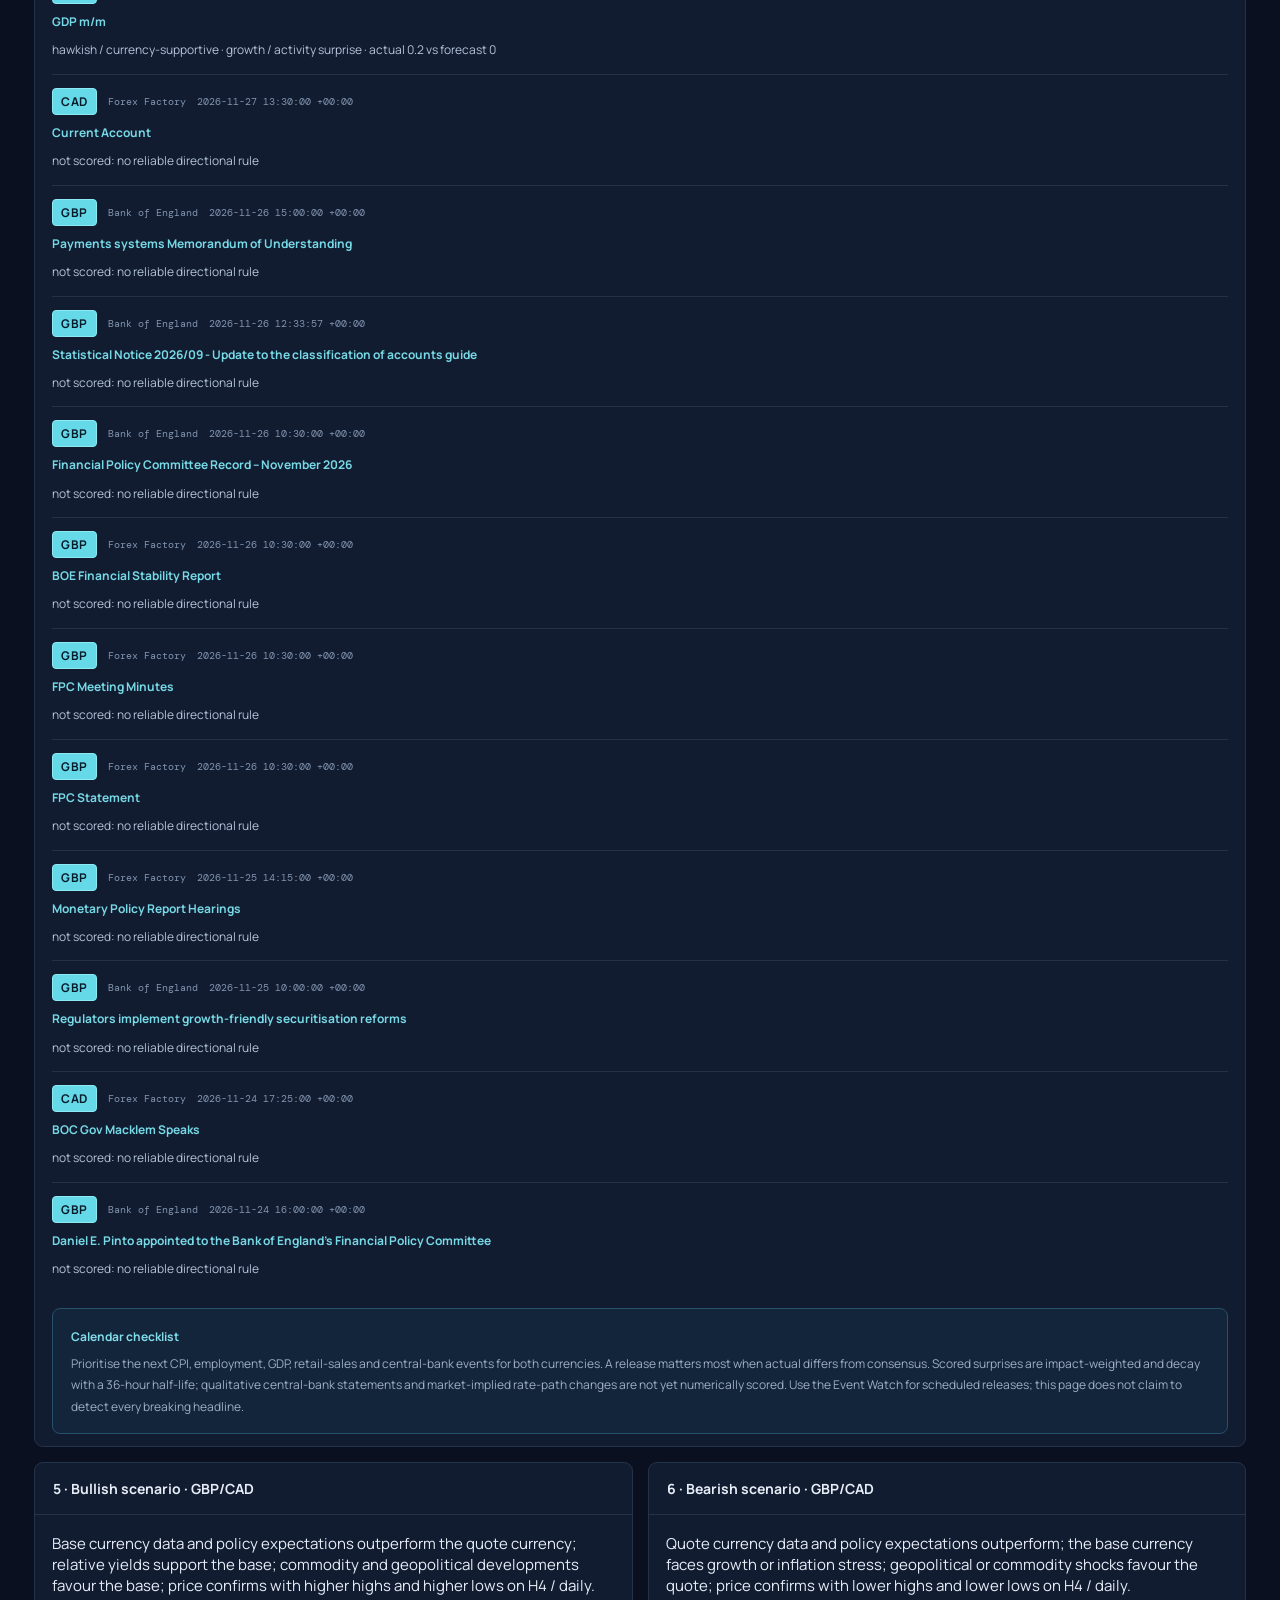
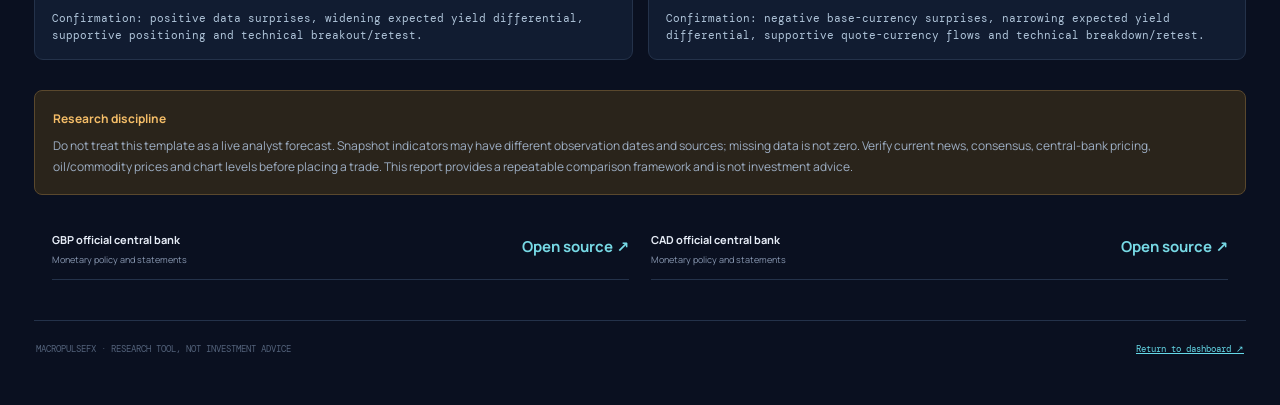
<file: pair-research.html>
<!doctype html>
<html lang="en"><head><meta charset="utf-8"><meta name="viewport" content="width=device-width,initial-scale=1">
<meta name="theme-color" content="#0a1020"><title>Pair Intelligence | MacroPulseFX</title>
<link rel="preconnect" href="https://fonts.googleapis.com"><link rel="preconnect" href="https://fonts.gstatic.com" crossorigin>
<link href="https://fonts.googleapis.com/css2?family=DM+Mono:wght@400;500&family=Manrope:wght@400;500;600;700;800&display=swap" rel="stylesheet">
<link rel="stylesheet" href="styles.css?v=20261117-releasefigures1"></head><body>
<div class="main" style="margin:0 auto;max-width:1450px">
<header class="topbar"><div><div class="eyebrow">MACROPULSEFX · FUNDAMENTAL RESEARCH</div><h1 id="pair-title">Pair Intelligence</h1></div><div class="top-actions"><a class="btn btn-quiet" href="./index.html">← Dashboard</a><span class="market-clock" id="clock">SGT</span></div></header>
<div class="status-strip"><div><span class="status-dot"></span><b id="report-status">Loading macro snapshot</b><span class="muted" id="report-updated">—</span></div><div class="status-right"><span>RESEARCH HORIZON <b>1–3 WEEKS</b></span></div></div>
<div id="report-content"><div class="panel empty">Loading pair research…</div></div>
<footer><span>MACROPULSEFX · RESEARCH TOOL, NOT INVESTMENT ADVICE</span><a href="./index.html" style="color:var(--cyan)">Return to dashboard ↗</a></footer>
</div><script src="pair-research.js?v=20261117-releasefigures1" defer></script></body></html>
</file>
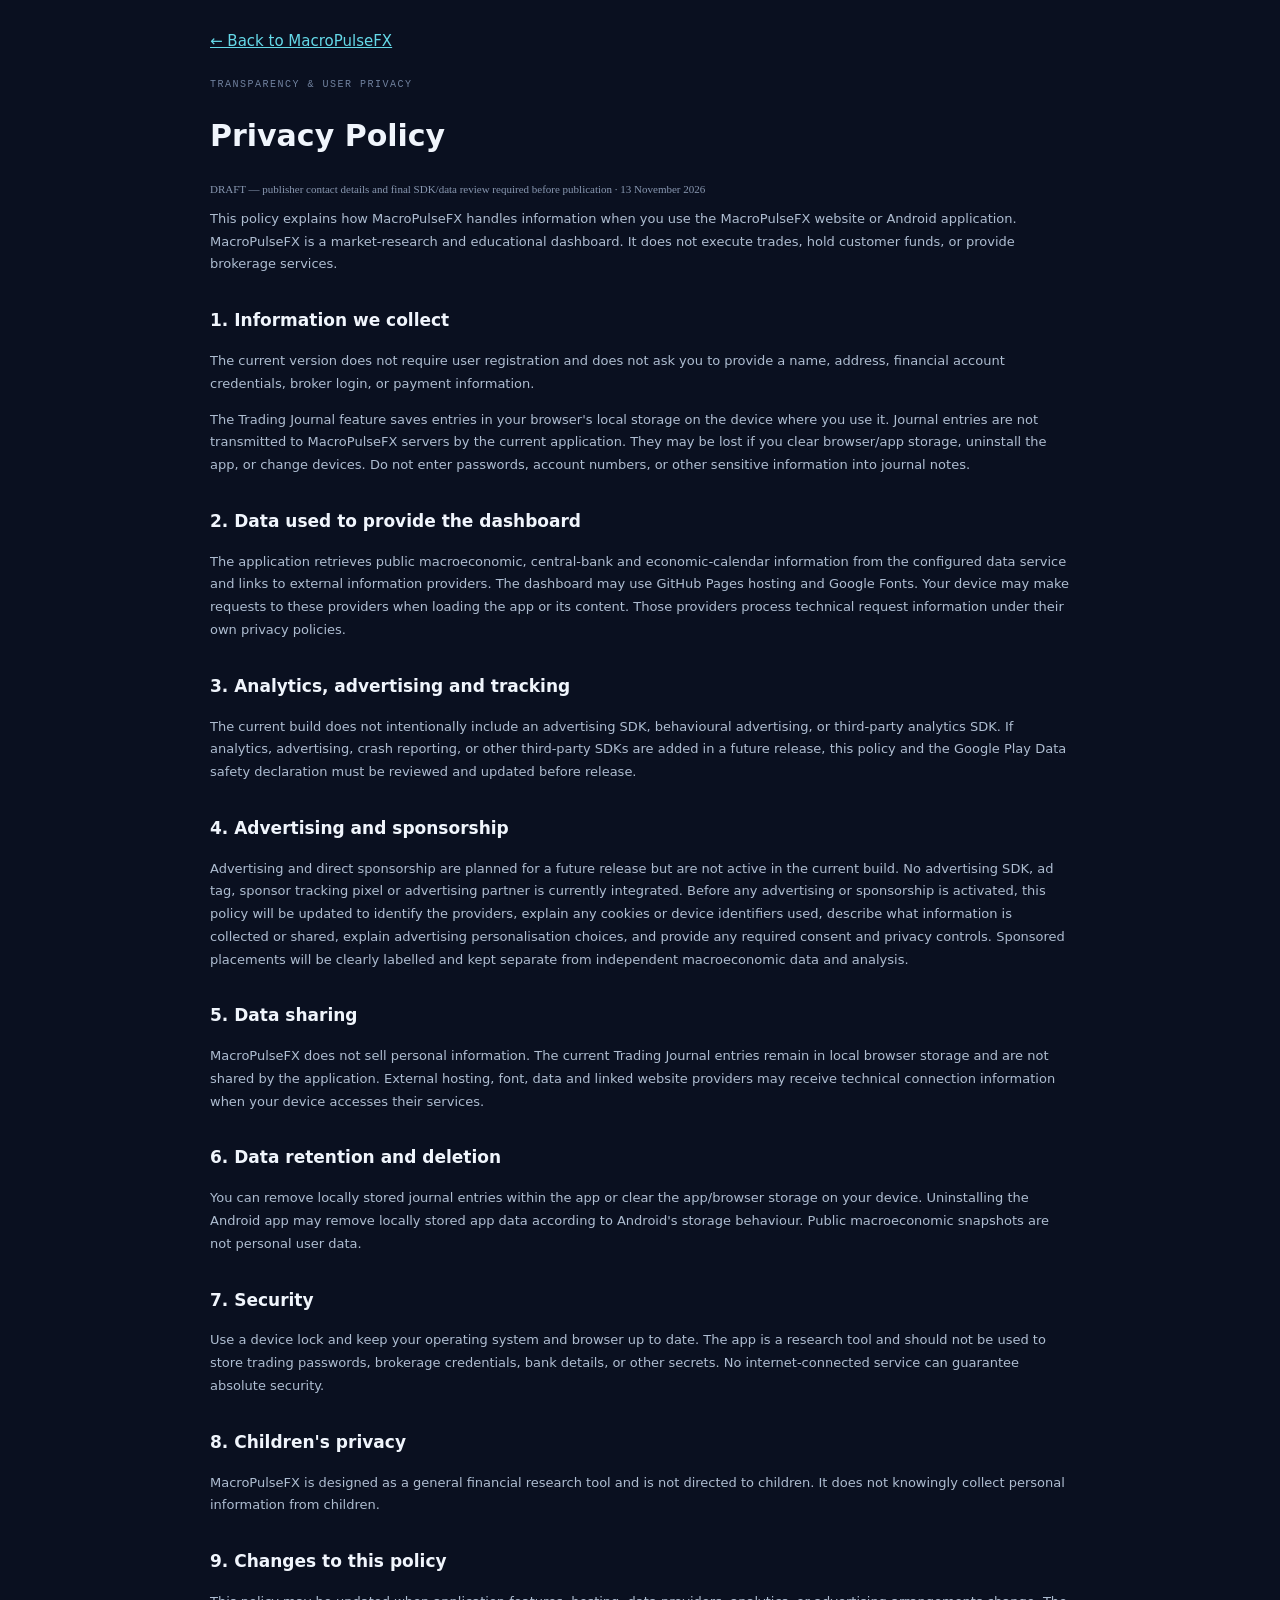
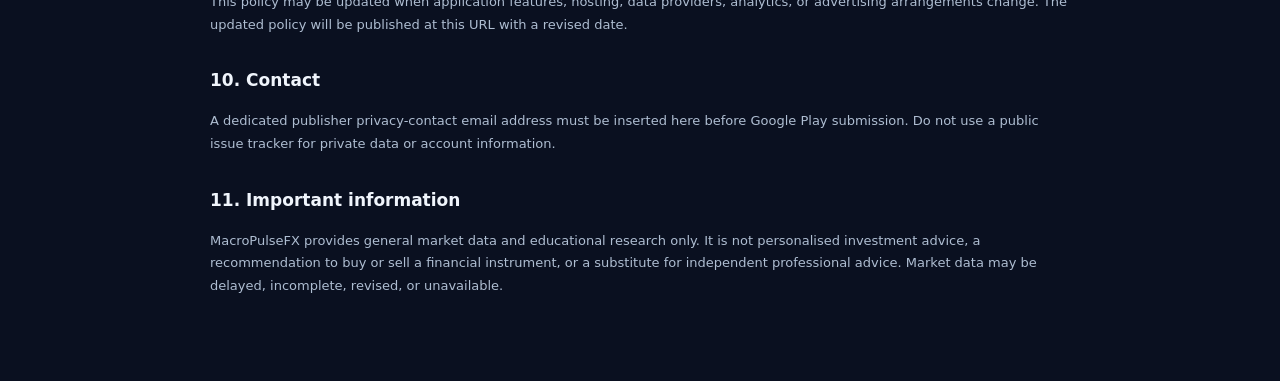
<file: privacy-policy.html>
<!doctype html>
<html lang="en">
<head>
<meta charset="utf-8"><meta name="viewport" content="width=device-width,initial-scale=1">
<meta name="theme-color" content="#0a1020">
<title>Privacy Policy | MacroPulseFX</title>
<link rel="stylesheet" href="./styles.css">
<style>.policy{max-width:900px;margin:0 auto;padding:28px 20px 70px;line-height:1.75;color:#cbd6e6}.policy h1,.policy h2{color:#f0f5fc}.policy h1{font-size:30px}.policy h2{font-size:17px;margin-top:30px}.policy p,.policy li{color:#aebdd1;font-size:13px}.policy a{color:#65d9e8}.policy .date{color:#8998b1;font:11px 'DM Mono'}.policy .back{display:inline-block;margin-bottom:25px}</style>
</head>
<body><main class="policy">
<a class="back" href="./index.html">← Back to MacroPulseFX</a>
<div class="eyebrow">TRANSPARENCY & USER PRIVACY</div>
<h1>Privacy Policy</h1>
<p class="date">DRAFT — publisher contact details and final SDK/data review required before publication · 13 November 2026</p>
<p>This policy explains how MacroPulseFX handles information when you use the MacroPulseFX website or Android application. MacroPulseFX is a market-research and educational dashboard. It does not execute trades, hold customer funds, or provide brokerage services.</p>
<h2>1. Information we collect</h2>
<p>The current version does not require user registration and does not ask you to provide a name, address, financial account credentials, broker login, or payment information.</p>
<p>The Trading Journal feature saves entries in your browser's local storage on the device where you use it. Journal entries are not transmitted to MacroPulseFX servers by the current application. They may be lost if you clear browser/app storage, uninstall the app, or change devices. Do not enter passwords, account numbers, or other sensitive information into journal notes.</p>
<h2>2. Data used to provide the dashboard</h2>
<p>The application retrieves public macroeconomic, central-bank and economic-calendar information from the configured data service and links to external information providers. The dashboard may use GitHub Pages hosting and Google Fonts. Your device may make requests to these providers when loading the app or its content. Those providers process technical request information under their own privacy policies.</p>
<h2>3. Analytics, advertising and tracking</h2>
<p>The current build does not intentionally include an advertising SDK, behavioural advertising, or third-party analytics SDK. If analytics, advertising, crash reporting, or other third-party SDKs are added in a future release, this policy and the Google Play Data safety declaration must be reviewed and updated before release.</p>
<h2>4. Advertising and sponsorship</h2>
<p>Advertising and direct sponsorship are planned for a future release but are not active in the current build. No advertising SDK, ad tag, sponsor tracking pixel or advertising partner is currently integrated. Before any advertising or sponsorship is activated, this policy will be updated to identify the providers, explain any cookies or device identifiers used, describe what information is collected or shared, explain advertising personalisation choices, and provide any required consent and privacy controls. Sponsored placements will be clearly labelled and kept separate from independent macroeconomic data and analysis.</p>
<h2>5. Data sharing</h2>
<p>MacroPulseFX does not sell personal information. The current Trading Journal entries remain in local browser storage and are not shared by the application. External hosting, font, data and linked website providers may receive technical connection information when your device accesses their services.</p>
<h2>6. Data retention and deletion</h2>
<p>You can remove locally stored journal entries within the app or clear the app/browser storage on your device. Uninstalling the Android app may remove locally stored app data according to Android's storage behaviour. Public macroeconomic snapshots are not personal user data.</p>
<h2>7. Security</h2>
<p>Use a device lock and keep your operating system and browser up to date. The app is a research tool and should not be used to store trading passwords, brokerage credentials, bank details, or other secrets. No internet-connected service can guarantee absolute security.</p>
<h2>8. Children's privacy</h2>
<p>MacroPulseFX is designed as a general financial research tool and is not directed to children. It does not knowingly collect personal information from children.</p>
<h2>9. Changes to this policy</h2>
<p>This policy may be updated when application features, hosting, data providers, analytics, or advertising arrangements change. The updated policy will be published at this URL with a revised date.</p>
<h2>10. Contact</h2>
<p>A dedicated publisher privacy-contact email address must be inserted here before Google Play submission. Do not use a public issue tracker for private data or account information.</p>
<h2>11. Important information</h2>
<p>MacroPulseFX provides general market data and educational research only. It is not personalised investment advice, a recommendation to buy or sell a financial instrument, or a substitute for independent professional advice. Market data may be delayed, incomplete, revised, or unavailable.</p>
</main></body></html>
</file>
<file: styles.css>
*{box-sizing:border-box} :root{--bg:#0a1020;--side:#0c1426;--panel:#111c31;--panel2:#15223a;--line:#24324a;--text:#e7edf7;--muted:#8998b1;--cyan:#65d9e8;--green:#55d6a0;--amber:#f4bd68;--red:#f17e86} body{margin:0;background:var(--bg);color:var(--text);font-family:Manrope,system-ui,sans-serif;font-size:13px}.app-shell{min-height:100vh}.sidebar{position:fixed;inset:0 auto 0 0;width:238px;background:var(--side);border-right:1px solid var(--line);padding:25px 16px;display:flex;flex-direction:column;z-index:5}.brand{display:flex;gap:11px;align-items:center;color:#f4f7fc;text-decoration:none;font-size:13px;font-weight:800;letter-spacing:1.3px}.brand small{display:block;color:#7d8ca7;font:9px 'DM Mono';letter-spacing:1px;margin-top:5px}.brand-mark{width:35px;height:35px;border-radius:10px;background:linear-gradient(140deg,#67e3e6,#3985b9);color:#071322;display:grid;place-items:center;font-size:19px;font-weight:800}.side-label,.eyebrow{font:10px 'DM Mono',monospace;letter-spacing:1.5px;color:#71829f}.side-label{margin:48px 10px 13px}.sidebar nav{display:grid;gap:5px}.nav-item{border:0;background:transparent;color:#9cabc1;text-align:left;padding:12px 11px;border-radius:8px;font:600 12px Manrope;cursor:pointer}.nav-item span{display:inline-block;width:25px;color:#7e91ae;font-size:16px}.nav-item:hover,.nav-item.active{background:#172944;color:#eafaff}.nav-item.active{box-shadow:inset 2px 0 var(--cyan)}.sidebar-bottom{margin-top:auto;border-top:1px solid var(--line);padding:17px 8px 4px;color:#b3c0d3;font-size:10px}.sidebar-bottom small{display:block;color:#62728d;font:9px 'DM Mono';margin:8px 0 0 15px}.live-dot,.status-dot{display:inline-block;width:7px;height:7px;border-radius:50%;background:var(--green);margin-right:8px}.main{margin-left:238px;padding:28px 34px;max-width:1800px}.topbar{display:flex;justify-content:space-between;align-items:center;margin-bottom:22px}.topbar h1{font-size:25px;letter-spacing:-.8px;margin:7px 0 0}.top-actions{display:flex;align-items:center;gap:13px}.market-clock{font:11px 'DM Mono';color:#8fa2bd}.btn{border:1px solid var(--line);border-radius:7px;padding:9px 13px;background:#17243b;color:#dce8f5;cursor:pointer;font:600 11px Manrope}.btn:hover{border-color:#5c8ba5}.btn-primary{background:#1a7890;border-color:#1a7890;color:white}.status-strip{display:flex;justify-content:space-between;align-items:center;background:#101b2e;border:1px solid var(--line);border-radius:8px;padding:12px 15px;margin-bottom:24px;font-size:10px}.muted{color:var(--muted);margin-left:12px}.status-right{display:flex;gap:22px;color:#70819c;font:9px 'DM Mono'}.status-right b{color:#c2d1e4;font-weight:500;margin-left:5px}.view{display:none}.view.active{display:block}.metric-grid{display:grid;grid-template-columns:repeat(4,minmax(0,1fr));gap:13px;margin-bottom:27px}.metric-card,.panel{background:var(--panel);border:1px solid var(--line);border-radius:9px}.metric-card{padding:17px 18px;min-height:112px}.metric-label{color:#8192ad;font:9px 'DM Mono';letter-spacing:1px}.metric-value{font-size:27px;font-weight:700;letter-spacing:-1px;margin:8px 0 2px}.metric-note{font-size:10px;color:#7789a5}.section-heading{display:flex;justify-content:space-between;align-items:end;margin:24px 0 13px}.section-heading h2{font-size:18px;margin:5px 0 3px;letter-spacing:-.4px}.section-heading p,.panel-head p{color:var(--muted);font-size:10px;margin:4px 0 0}.text-button{background:none;border:0;color:var(--cyan);font:600 10px Manrope;cursor:pointer}.panel{overflow:hidden;margin-bottom:15px}.panel-head{padding:16px 18px;border-bottom:1px solid var(--line);display:flex;align-items:center;justify-content:space-between;gap:10px}.panel-head b{font-size:12px}.tag{border-radius:4px;padding:5px 7px;font:9px 'DM Mono';letter-spacing:.5px}.tag-neutral{background:#273247;color:#a8b8ce}.table-wrap{overflow-x:auto}table{border-collapse:collapse;width:100%;min-width:760px;text-align:left}th{color:#8192ad;font:9px 'DM Mono';letter-spacing:.7px;text-transform:uppercase;background:#0f192b}td,th{padding:13px 15px;border-bottom:1px solid #202d43}td{font-size:11px;color:#c9d5e5}td:first-child{font-weight:800;color:#f0f5fc}.score-na{color:#7e8da6;font:10px 'DM Mono'}.empty{padding:24px;color:#8192a9;text-align:center;font-size:11px}.two-col{display:grid;grid-template-columns:1fr 1fr;gap:15px}.news-list{padding:3px 17px}.news-item{padding:13px 0;border-bottom:1px solid #233149}.news-item:last-child{border:0}.news-meta{display:flex;gap:9px;align-items:center;color:#8294ae;font:9px 'DM Mono';margin-bottom:6px}.ccy-pill{color:var(--cyan);background:#173449;border-radius:3px;padding:3px 5px}.news-item a,.source-row a{color:#77d9e5;text-decoration:none;font-weight:700}.news-item a:hover,.source-row a:hover{text-decoration:underline}.news-item p{margin:5px 0 0;color:#92a1b7;font-size:10px;line-height:1.5}.notice{background:#12253a;border:1px solid #27506a;border-radius:8px;padding:16px 18px;margin:15px 0;color:#c8d7e8}.notice b{color:#83dce9;font-size:12px}.notice p{color:#9eafc5;line-height:1.7;font-size:11px;margin:7px 0 0}.notice-warn{background:#2a241b;border-color:#5a482d}.notice-warn b{color:var(--amber)}.source-grid{display:grid;grid-template-columns:1fr 1fr;gap:0 22px;padding:5px 18px}.source-row{display:flex;justify-content:space-between;gap:12px;align-items:center;padding:13px 0;border-bottom:1px solid var(--line)}.source-row b{font-size:11px}.source-row small{display:block;color:var(--muted);font-size:9px;margin-top:4px}.select,input,textarea{background:#0d1729;border:1px solid var(--line);border-radius:6px;color:var(--text);padding:9px;font:11px Manrope}.journal-form{padding:17px;display:grid;gap:12px}.journal-form label{display:grid;gap:6px;color:#8fa1bb;font-size:10px}.journal-form textarea{min-height:85px;resize:vertical}.journal-list{padding:5px 17px}.journal-entry{padding:13px 0;border-bottom:1px solid var(--line);display:flex;justify-content:space-between;gap:15px}.journal-entry b{font-size:11px}.journal-entry p{color:#94a4ba;font-size:10px;white-space:pre-wrap}footer{display:flex;justify-content:space-between;color:#53627a;font:9px 'DM Mono';padding:22px 2px;border-top:1px solid var(--line);margin-top:35px}@media(max-width:1050px){.sidebar{width:195px}.main{margin-left:195px;padding:24px 20px}.metric-grid{grid-template-columns:repeat(2,1fr)}}@media(max-width:720px){.sidebar{position:relative;width:auto;height:auto;padding:13px}.brand{margin-bottom:12px}.side-label,.sidebar-bottom{display:none}.sidebar nav{display:flex;overflow:auto}.nav-item{white-space:nowrap;padding:9px}.nav-item span{width:18px}.main{margin:0;padding:19px 13px}.topbar{align-items:flex-start}.topbar h1{font-size:20px}.market-clock{display:none}.status-strip{align-items:flex-start;gap:8px;flex-direction:column}.status-right{gap:12px}.metric-grid{gap:8px}.metric-card{padding:13px;min-height:100px}.metric-value{font-size:23px}.two-col,.source-grid{grid-template-columns:1fr}.section-heading{align-items:flex-start;gap:8px;flex-direction:column}footer{gap:8px;flex-direction:column}}
.impact-pill{border-radius:3px;padding:3px 6px;font:9px 'DM Mono';letter-spacing:.2px}
.impact-high{background:#44272e;color:#ff9da5}.impact-medium{background:#40351f;color:#f4ca7b}.impact-low{background:#263247;color:#9aabc2}
.news-bias{font:9px 'DM Mono';color:#9bb2c8;margin-top:6px}

/* High-contrast economic calendar figures */
.ff-calendar-item{background:linear-gradient(90deg,rgba(22,48,70,.48),rgba(17,28,49,0));margin:0 -17px;padding:15px 17px;border-left:3px solid #45c7e8}
.ff-figures{display:flex;flex-wrap:wrap;gap:9px;margin:11px 0 8px}
.ff-figure{display:flex;align-items:center;gap:8px;min-width:105px;padding:7px 10px;border:1px solid #34445e;border-radius:6px;background:#0c1729}
.ff-figure small{font:9px 'DM Mono';letter-spacing:.7px;color:#8fa2bd}
.ff-figure b{font:500 12px 'DM Mono';letter-spacing:0}
.ff-actual{border-color:#267b68;background:#102d2b}.ff-actual b{color:#62edb2}
.ff-forecast{border-color:#286b91;background:#10283a}.ff-forecast b{color:#66d5ff}
.ff-previous{border-color:#66512b;background:#2a2419}.ff-previous b{color:#ffd27b}

/* FX pair selection shortlist */
.pair-toolbar{display:flex;justify-content:space-between;align-items:center;gap:14px;padding:14px 16px;border-bottom:1px solid var(--line);background:#101b2e}
.pair-toolbar>div:first-child{display:grid;gap:4px}.pair-toolbar b{font-size:11px;color:#e7edf7}.pair-toolbar small{font-size:9px;color:var(--muted)}
.pair-toolbar-actions{display:flex;align-items:center;gap:15px}.pair-filter{display:flex;align-items:center;gap:7px;color:#aebbd0;font-size:10px;cursor:pointer}
.pair-pick,.pair-filter input{width:15px;height:15px;accent-color:#65d9e8;cursor:pointer}
.pair-select-table{min-width:850px}.pair-select-table td:first-child{width:62px;text-align:center}.pair-select-table tr[hidden]{display:none}
@media(max-width:720px){.pair-toolbar{align-items:flex-start;flex-direction:column}.pair-toolbar-actions{width:100%;justify-content:space-between}}


/* Broker swap intelligence */
.swap-import{display:flex;align-items:center;gap:12px;flex-wrap:wrap;padding:14px 18px}
.swap-file-label{display:inline-flex;align-items:center;gap:10px;background:#14283c;border:1px solid #31506c;border-radius:6px;padding:10px 13px;color:#bfe8f0;font-size:11px;cursor:pointer}
.swap-file-label input{max-width:220px;padding:4px;font-size:10px}
.swap-import-status{padding:0 18px 14px;color:#91a4bd;font-size:10px}
.swap-table{min-width:1050px}
.swap-positive{color:#62edb2!important;font-family:'DM Mono',monospace}
.swap-negative{color:#ffb0a9!important;font-family:'DM Mono',monospace}
#swap-updated{font-size:13px;line-height:1.4}
@media(max-width:720px){.swap-import{align-items:flex-start;flex-direction:column}.swap-file-label{width:100%;justify-content:space-between}}


/* Readability refinement: explanatory copy and catalyst labels */
.news-item p{font-size:12px;line-height:1.75;color:#b4c3d7;margin-top:8px}
.news-bias{font-size:10.5px;line-height:1.6;color:#b0c5da}
.news-meta{font-size:10px;gap:11px;flex-wrap:wrap}
.news-meta .ccy-pill{font:700 12px Manrope,sans-serif;letter-spacing:.6px;color:#071a2a;background:#65d9e8;border:1px solid #8ceaf2;border-radius:4px;padding:4px 8px;min-width:38px;text-align:center}
.news-item>a{font-size:12px;line-height:1.6}
#report-content .notice p{font-size:12px;line-height:1.8}
#report-content .news-list>article>p{font-size:12px;line-height:1.8}


/* Event-driven fundamentals */
.score-positive{color:#62edb2!important;font-family:'DM Mono',monospace}
.score-negative{color:#ff9d9d!important;font-family:'DM Mono',monospace}
#currency-rows small,#currency-rows-full small{display:block;color:var(--muted);font-size:9px;margin-top:3px}
.impact-pill{white-space:nowrap}

/* Core economic release tracker */
.release-table{min-width:1050px}
.release-table td:nth-child(3){white-space:nowrap;font:10px 'DM Mono',monospace;color:#aebed2}
.release-table td:nth-child(4),.release-table td:nth-child(5),.release-table td:nth-child(6){font:11px 'DM Mono',monospace}
.release-table td a{color:var(--cyan);text-decoration:none;font-weight:700}
.release-new{display:inline-block;border:1px solid #267b68;background:#102d2b;color:#62edb2;border-radius:4px;padding:4px 7px;font:9px 'DM Mono',monospace;white-space:nowrap}
#release-currency-filter{min-width:125px}


/* Structural score change annotation */
.structural-score-cell{font-family:'DM Mono',monospace;font-weight:600;white-space:nowrap}
.structural-update{display:block;max-width:310px;white-space:normal;font:9px/1.55 'Manrope',sans-serif;color:#9aabc2;margin-top:5px;font-weight:400}
.structural-update.is-updated{color:#62edb2}


/* Red seven-day structural score movement alert in FX pair spread table */
.pair-score-alert{display:block;margin-top:5px;color:#ff7777!important;font:700 9px/1.5 'DM Mono',monospace;letter-spacing:.15px;white-space:normal}

/* Always-visible structural score history */
.score-history{display:flex;gap:8px;align-items:center;flex-wrap:wrap;margin-top:4px;font:9px/1.5 'DM Mono',monospace;color:#9aabc2;font-weight:400}
.score-current{font-weight:700}
.score-history .score-positive{color:#62edb2}
.score-history .score-negative{color:#ff7777}
.score-history .score-na{color:#a7b4c7}

/* FX pair table: persistent base/quote score history */
.pair-score-history{display:flex;gap:4px;flex-wrap:wrap;margin-top:5px;font:9px/1.55 'DM Mono',monospace;color:#9aabc2;white-space:normal}
.pair-score-history b{font-weight:600}
.pair-score-separator{color:#65758c}


/* Highlight pair score/spread when either currency score changed in the last 7 days */
.pair-score-recent,
.pair-score-recent b,
.pair-select-table td .pair-score-recent {
  color:#ff666f!important;
  font-weight:800!important;
}
.pair-select-table td strong.pair-score-recent {
  display:inline-block;
  font-family:'DM Mono',monospace;
  font-size:12px;
}

/* MacroPulse V6 workflow layout */
.rule-banner{background:#13273c;border:1px solid #28516a;border-radius:8px;padding:18px;margin:16px 0 20px}.rule-banner-main{font-weight:800;color:#e8f6fb;font-size:14px}.rule-banner-sub{font-size:11px;color:#a7b8cc;margin-top:7px;line-height:1.6}
.workflow-steps{display:grid;grid-template-columns:repeat(2,minmax(0,1fr));gap:10px;margin:16px 0 20px}.workflow-step{display:flex;align-items:center;gap:13px;text-align:left;text-decoration:none;background:var(--panel);border:1px solid var(--line);border-radius:8px;padding:15px;color:var(--text);cursor:pointer}.workflow-step:hover{border-color:var(--cyan);background:#14243a}.step-number{display:grid;place-items:center;flex:0 0 30px;height:30px;border-radius:50%;background:#183c50;color:var(--cyan);font:700 12px 'DM Mono'}.workflow-step b{display:block;font-size:12px}.workflow-step small{display:block;color:var(--muted);font-size:10px;margin-top:4px}.step-arrow{margin-left:auto;color:var(--cyan)}
.checklist{display:grid;grid-template-columns:repeat(2,minmax(0,1fr));gap:0 20px;padding:10px 18px}.check-row{display:flex;align-items:center;gap:10px;padding:11px 0;border-bottom:1px solid var(--line);color:#b9c8da;font-size:11px}.check-row input{accent-color:var(--green);width:15px;height:15px}
.heading-actions{display:flex;gap:9px}.bias-grid{display:grid;grid-template-columns:repeat(2,minmax(0,1fr));gap:18px;margin-top:18px}.bias-card{display:flex;flex-direction:column;background:var(--panel);border:1px solid var(--line);border-top:3px solid #8494ab;border-radius:9px;overflow:hidden;min-width:0}.bias-card.bias-bull{border-top-color:var(--green)}.bias-card.bias-bear{border-top-color:var(--red)}.bias-card-head{display:flex;justify-content:space-between;gap:10px;padding:15px 16px;border-bottom:1px solid var(--line);background:#121f34}.bias-card-head h3{margin:0 0 5px;font-size:18px}.bias-card-head small,.bias-label{font:9px 'DM Mono';letter-spacing:.8px;color:#8294ae}.bias-status{text-align:right;white-space:nowrap}.bias-status b{display:inline-block;border:1px solid #58677d;border-radius:5px;padding:6px 8px;font:700 10px 'DM Mono'}.bias-bull .bias-status b{color:var(--green);background:#10332d;border-color:#286b59}.bias-bear .bias-status b{color:#ff9da5;background:#3a222b;border-color:#79404a}.bias-status small{display:block;margin-top:6px;color:#91a2b9;font:10px 'DM Mono'}.bias-card-body{padding:14px 16px;flex:1}.bias-label{margin:2px 0 8px}.bias-card-body p{font-size:11px;line-height:1.7;color:#c0cddd;margin:8px 0 15px}.driver-wrap{display:flex;flex-wrap:wrap;gap:5px}.driver-chip{padding:4px 6px;border-radius:4px;font:9px 'DM Mono';border:1px solid}.driver-positive{background:#12342e;color:#72e5ba;border-color:#276b5a}.driver-negative{background:#3a242b;color:#ffabb0;border-color:#79414b}.bias-scoreline{color:#8fa1b9!important;font-size:10px!important}.bias-card-foot{display:flex;justify-content:space-between;align-items:center;padding:11px 15px;border-top:1px solid var(--line);background:#0f1a2d}.notice-info{background:#13283e;border-color:#2b5871}.tech-form{display:grid;grid-template-columns:repeat(4,minmax(0,1fr));gap:13px;padding:17px}.tech-form label,.tech-pair-picker{display:grid;gap:6px;color:#91a4bd;font-size:10px}.tech-form input,.tech-form select{width:100%}.tech-actions{display:flex;align-items:center;gap:14px;padding:0 17px 17px}.tech-pair-picker{padding:15px 17px;max-width:260px}.tech-lock-line{display:flex;justify-content:space-between;align-items:center;padding:15px 18px;color:#dce8f5}.tech-lock-line span{font:10px 'DM Mono';color:var(--cyan)}.tech-output{margin:12px 0}.risk-result-grid{display:grid;grid-template-columns:repeat(3,1fr);gap:10px;padding:17px}.risk-result-grid small{display:block;color:var(--muted);font:9px 'DM Mono'}.risk-result-grid b{display:block;font-size:20px;margin-top:7px}
@media(max-width:1250px){.bias-grid{grid-template-columns:repeat(2,minmax(0,1fr))}.tech-form{grid-template-columns:repeat(2,minmax(0,1fr))}}
@media(max-width:720px){.workflow-steps,.checklist,.bias-grid{grid-template-columns:1fr}.heading-actions{width:100%;flex-wrap:wrap}.tech-form{grid-template-columns:1fr}.risk-result-grid{grid-template-columns:1fr}}

/* Pair Bias: attribute each macro driver to its currency leg. */
.driver-wrap{display:grid;grid-template-columns:1fr;gap:9px}.driver-currency{display:grid;gap:5px;padding:8px 9px;border:1px solid var(--line);border-radius:6px;background:rgba(15,26,45,.45)}.driver-currency>b{font:700 10px 'DM Mono';letter-spacing:.5px;color:#dce8f5}.driver-wrap-inner{display:flex;flex-wrap:wrap;gap:5px}.driver-empty{color:#91a2b9;font-size:10px}

/* Pair Bias currency multi-select */
.currency-filter{position:relative}
.currency-filter-toggle{min-width:150px;text-align:left;cursor:pointer}
.currency-filter-menu{position:absolute;z-index:30;top:calc(100% + 7px);right:0;width:245px;padding:12px;background:#101d31;border:1px solid #34465f;border-radius:8px;box-shadow:0 12px 30px rgba(0,0,0,.4)}
.currency-filter-menu[hidden]{display:none}
.currency-filter-head{display:flex;justify-content:space-between;align-items:center;margin-bottom:9px;color:#e2ebf6;font-size:11px}
.currency-filter-options{display:grid;grid-template-columns:repeat(2,minmax(0,1fr));gap:3px 8px}
.currency-filter-options label{display:flex;align-items:center;gap:7px;padding:7px 5px;border-radius:5px;color:#c5d2e2;font:11px 'DM Mono',monospace;cursor:pointer}
.currency-filter-options label:hover{background:#1a2c44}
.currency-filter-options input{accent-color:var(--cyan);width:14px;height:14px}
.currency-filter-menu>small{display:block;margin-top:9px;color:#91a2b9;font-size:9px;line-height:1.5}
@media(max-width:720px){.currency-filter-menu{left:0;right:auto}.heading-actions{align-items:flex-start}}

.sidebar nav a.nav-item{display:block;text-decoration:none}
.sidebar nav a.nav-item:hover{color:#e7f5fb;background:#14243a}

/* Currency strength multi-select filter */
.strength-filter{display:flex;align-items:center;justify-content:space-between;gap:12px;flex-wrap:wrap;padding:11px 13px;margin:0 0 12px;background:#0d192b;border:1px solid var(--line);border-radius:7px}
.strength-filter-options{display:flex;align-items:center;gap:5px 8px;flex-wrap:wrap}
.strength-filter-options label{display:inline-flex;align-items:center;gap:6px;padding:6px 8px;border:1px solid #34465f;border-radius:5px;color:#c5d2e2;font:10px 'DM Mono',monospace;cursor:pointer}
.strength-filter-options label:hover{background:#1a2c44}
.strength-filter-options input{accent-color:var(--cyan);width:14px;height:14px;margin:0}
.strength-filter-actions{display:flex;gap:12px;align-items:center}
@media(max-width:720px){.strength-filter{align-items:flex-start}.strength-filter-options{gap:5px}.strength-filter-options label{padding:6px}}


/* Currency Strength monitor — larger, clearer typography */
#currency-rows-full td,
#currency-rows-full td:first-child {
  font-size: 15px;
  line-height: 1.55;
  padding: 17px 16px;
}
#currency-rows-full td:first-child {
  font-size: 16px;
  font-weight: 800;
  letter-spacing: .35px;
  color: #f4f7fc;
}
#currency-rows-full .structural-score-cell > span {
  display: inline-block;
  font: 700 16px/1.4 'DM Mono', monospace;
}
#currency-rows-full td > span:not(.structural-score-cell > span) {
  font-size: 15px;
  font-weight: 700;
}
#currency-rows-full td small {
  display: block;
  margin-top: 6px;
  color: #b4c3d7;
  font-size: 13px;
  line-height: 1.6;
}
#currency-rows-full .score-positive,
#currency-rows-full .score-negative,
#currency-rows-full .score-na {
  font-weight: 700;
}
#currency-rows-full tr:hover td {
  background: rgba(101,217,232,.035);
}


/* Pair Bias: distinguish macro momentum from manual chart confirmation. */
.bias-signal-grid{display:grid;grid-template-columns:repeat(2,minmax(0,1fr));gap:8px;margin:0 0 12px}
.bias-signal{display:grid;gap:5px;min-width:0;padding:10px;border:1px solid var(--line);border-radius:6px;background:#0d192b}
.bias-signal small{font:9px 'DM Mono',monospace;letter-spacing:.45px;color:#91a2b9}
.bias-signal b{font:700 12px Manrope,sans-serif}
.bias-signal span{font:10px/1.5 Manrope,sans-serif;color:#aebed2}
.bias-signal .momentum-strong{color:#62edb2}.bias-signal .momentum-weak{color:#ff9da5}.bias-signal .momentum-neutral{color:#c7d2e2}.bias-signal .momentum-na,.bias-signal .momentum-pending{color:#f0c779}
.technical-signal-grid{margin-top:0}
@media(max-width:430px){.bias-signal-grid{grid-template-columns:1fr}}

/* Pair Bias readability: two larger cards per row on desktop */
.bias-card-head{padding:18px 20px}
.bias-card-head h3{font-size:21px}
.bias-card-head small,.bias-label{font-size:11px;line-height:1.5}
.bias-status b{font-size:12px;padding:7px 9px}
.bias-status small{font-size:11px}
.bias-card-body{padding:18px 20px}
.bias-card-body p{font-size:13px;line-height:1.75}
.driver-chip{font-size:11px;padding:5px 8px}
.bias-scoreline{font-size:12px!important}
.bias-signal{padding:12px}
.bias-signal small{font-size:10px;line-height:1.45}
.bias-signal b{font-size:14px}
.bias-signal span{font-size:12px;line-height:1.55}
.bias-card-foot{padding:13px 18px}
@media(max-width:720px){.bias-grid{grid-template-columns:1fr}}

/* Pair Bias currency tickboxes match Currency Strength controls */
.bias-currency-filter{margin:0 0 14px}
.bias-currency-filter .strength-filter-actions{margin-left:auto;justify-content:flex-end}
.bias-currency-filter .strength-filter-options{flex:1}
@media(max-width:720px){.bias-currency-filter .strength-filter-actions{width:100%;justify-content:flex-end;margin-left:0}.bias-currency-filter .strength-filter-options{width:100%}}


/* User-selectable dashboard themes */
.theme-picker{display:inline-flex;align-items:center;gap:7px;color:var(--muted);font:9px 'DM Mono',monospace;letter-spacing:.7px;white-space:nowrap}
.theme-picker .select{min-width:86px;padding:8px 25px 8px 9px}
:root[data-theme="white"]{
 --bg:#f4f6f9;--side:#ffffff;--panel:#ffffff;--panel2:#edf1f5;--line:#d8dee7;
 --text:#202a38;--muted:#657286;--cyan:#087f9b;--green:#16845f;--amber:#a66a12;--red:#c23d4b;
 color-scheme:light;
}
:root[data-theme="grey"]{
 --bg:#343a43;--side:#292f37;--panel:#414852;--panel2:#4b535e;--line:#59636f;
 --text:#edf0f4;--muted:#c0c7d0;--cyan:#75d6e5;--green:#6ed5a7;--amber:#f0c477;--red:#ff9299;
 color-scheme:dark;
}
:root[data-theme="dark"]{color-scheme:dark}
:root[data-theme="white"] body{background:var(--bg);color:var(--text)}
:root[data-theme="white"] .brand{color:#202a38}
:root[data-theme="white"] .brand small,:root[data-theme="white"] .side-label,:root[data-theme="white"] .eyebrow{color:#68778b}
:root[data-theme="white"] .nav-item{color:#536176}
:root[data-theme="white"] .nav-item:hover,:root[data-theme="white"] .nav-item.active{background:#e8f2f6;color:#16495a}
:root[data-theme="white"] .nav-item span{color:#547487}
:root[data-theme="white"] .status-strip,:root[data-theme="white"] .panel-head,:root[data-theme="white"] .bias-card-head,:root[data-theme="white"] .pair-toolbar{background:#edf1f5}
:root[data-theme="white"] th{background:#edf1f5;color:#536176}
:root[data-theme="white"] td{color:#344154}
:root[data-theme="white"] td:first-child{color:#202a38}
:root[data-theme="white"] .notice,:root[data-theme="white"] .notice-info,:root[data-theme="white"] .rule-banner{background:#edf5f8;border-color:#c7dce5;color:#304456}
:root[data-theme="white"] .notice b,:root[data-theme="white"] .rule-banner-main{color:#15566b}
:root[data-theme="white"] .notice p,:root[data-theme="white"] .rule-banner-sub{color:#53677a}
:root[data-theme="white"] .select,:root[data-theme="white"] input,:root[data-theme="white"] textarea{background:#fff;color:#263447;border-color:#cbd4df}
:root[data-theme="white"] .btn{background:#edf1f5;color:#263447}
:root[data-theme="white"] .bias-card-head,:root[data-theme="white"] .bias-card-foot{background:#edf1f5}
:root[data-theme="white"] .bias-card-body p,:root[data-theme="white"] .check-row,:root[data-theme="white"] .tech-lock-line{color:#344154}
:root[data-theme="white"] .bias-signal,:root[data-theme="white"] .strength-filter,:root[data-theme="white"] .ff-figure{background:#f0f3f7;border-color:#d5dce5}
:root[data-theme="white"] .bias-signal span,:root[data-theme="white"] .bias-signal small,:root[data-theme="white"] .bias-card-head small,:root[data-theme="white"] .bias-label{color:#5e6c80}
:root[data-theme="white"] .strength-filter-options label,:root[data-theme="white"] .pair-filter{color:#344154;border-color:#ccd5df}
:root[data-theme="white"] .news-item p,:root[data-theme="white"] .news-bias{color:#536176}
:root[data-theme="white"] .news-item{border-color:#dce2e9}
:root[data-theme="white"] .pair-toolbar b,:root[data-theme="white"] .driver-currency>b{color:#263447}
:root[data-theme="white"] .driver-currency{background:#f2f5f8}
:root[data-theme="white"] .impact-low{background:#e8edf4;color:#536176}
:root[data-theme="white"] .tag-neutral{background:#e7edf3;color:#526176}
:root[data-theme="white"] #currency-rows-full td:first-child{color:#202a38}
:root[data-theme="white"] #currency-rows-full td small{color:#5c6b80}
:root[data-theme="white"] .score-history,:root[data-theme="white"] .pair-score-history{color:#5c6b80}
:root[data-theme="grey"] .status-strip,:root[data-theme="grey"] .panel-head,:root[data-theme="grey"] .bias-card-head,:root[data-theme="grey"] .pair-toolbar{background:#353c45}
:root[data-theme="grey"] th{background:#353c45;color:#d0d6de}
:root[data-theme="grey"] td{color:#e0e5eb}
:root[data-theme="grey"] .notice,:root[data-theme="grey"] .notice-info,:root[data-theme="grey"] .rule-banner{background:#394550;border-color:#596d7c}
:root[data-theme="grey"] .select,:root[data-theme="grey"] input,:root[data-theme="grey"] textarea{background:#343b44;color:#f0f2f5;border-color:#626d79}
:root[data-theme="grey"] .btn{background:#4a535e;color:#f0f2f5}
:root[data-theme="grey"] .bias-card-head,:root[data-theme="grey"] .bias-card-foot{background:#353c45}
:root[data-theme="grey"] .bias-signal,:root[data-theme="grey"] .strength-filter,:root[data-theme="grey"] .ff-figure{background:#353d47;border-color:#5b6672}
:root[data-theme="grey"] .strength-filter-options label,:root[data-theme="grey"] .pair-filter{color:#e0e5eb;border-color:#606b77}
:root[data-theme="grey"] .driver-currency{background:#353d47}
:root[data-theme="grey"] .pair-toolbar b,:root[data-theme="grey"] .driver-currency>b{color:#f0f2f5}
:root[data-theme="grey"] .news-item p,:root[data-theme="grey"] .news-bias{color:#d0d7df}
:root[data-theme="grey"] .tag-neutral{background:#525d69;color:#e1e6ec}
@media(max-width:720px){.theme-picker{margin-left:auto}.top-actions{flex-wrap:wrap;justify-content:flex-end}}


/* Pair Bias: keep bulk-selection controls anchored to the right edge. */
.bias-currency-filter .strength-filter-actions{
  flex:0 0 auto;
  margin-left:auto;
  justify-content:flex-end;
  white-space:nowrap;
}
@media(max-width:720px){
  .bias-currency-filter .strength-filter-actions{
    width:100%;
    margin-left:0;
    justify-content:flex-end;
  }
}


/* Pair Bias: bulk-selection controls on the LEFT, currency checkboxes after them. */
.bias-currency-filter{
  display:flex !important;
  flex-direction:row !important;
  align-items:center !important;
  justify-content:flex-start !important;
  flex-wrap:wrap !important;
  gap:12px !important;
}
.bias-currency-filter .strength-filter-actions{
  order:0 !important;
  display:flex !important;
  width:auto !important;
  flex:0 0 auto !important;
  justify-content:flex-start !important;
  align-self:center !important;
  margin:0 !important;
  white-space:nowrap;
}
.bias-currency-filter .strength-filter-options{
  order:1 !important;
  display:flex !important;
  width:auto !important;
  flex:1 1 auto !important;
}


/* Pair Bias: place bulk-selection controls ABOVE the currency tick boxes. */
.bias-currency-filter{
  display:flex !important;
  flex-direction:column !important;
  align-items:stretch !important;
  justify-content:flex-start !important;
  gap:8px !important;
}
.bias-currency-filter .strength-filter-actions{
  order:0 !important;
  width:100% !important;
  flex:0 0 auto !important;
  justify-content:flex-start !important;
  align-self:flex-start !important;
  margin:0 !important;
}
.bias-currency-filter .strength-filter-options{
  order:1 !important;
  width:100% !important;
  flex:0 0 auto !important;
}


/* Pair Bias: place Select all / Clear controls BELOW the currency tick boxes. */
.bias-currency-filter .strength-filter-options{
  order:0 !important;
}
.bias-currency-filter .strength-filter-actions{
  order:1 !important;
  justify-content:flex-start !important;
  align-self:flex-start !important;
}


/* MacroPulse overview readability pass — larger type, cleaner scorecard. */
body{font-size:15px}
.topbar h1{font-size:28px}
.nav-item{font-size:13px}
.metric-label{font-size:11px}
.metric-value{font-size:31px}
.metric-note{font-size:12px;line-height:1.55}
.section-heading h2{font-size:21px}
.section-heading p,.panel-head p{font-size:12px;line-height:1.65}
.panel-head b{font-size:14px}
#view-overview .table-wrap th{font-size:11px;padding:15px 14px;white-space:nowrap}
#view-overview .table-wrap td{font-size:14px;line-height:1.55;padding:16px 14px}
#view-overview .table-wrap td:first-child{font-size:15px}
#view-overview .table-wrap td small{font-size:11px;line-height:1.55}
#view-overview .empty{font-size:13px}
@media(max-width:720px){body{font-size:14px}.topbar h1{font-size:23px}.metric-note{font-size:11px}#view-overview .table-wrap td{font-size:13px;padding:13px 11px}}


/* Pair Divergence Watch: absolute variance threshold selector. */
.divergence-filter{
  display:flex;
  align-items:center;
  justify-content:flex-start;
  gap:16px;
  flex-wrap:wrap;
  margin-bottom:14px;
}
.divergence-filter>div:first-child{
  display:flex;
  flex-direction:column;
  gap:4px;
  min-width:190px;
}
.divergence-filter>div:first-child b{font-size:13px}
.divergence-filter>div:first-child small{font-size:11px;color:var(--muted,#8b98aa);line-height:1.45}
.divergence-filter .strength-filter-options{display:flex;flex-wrap:wrap;gap:8px}
.divergence-filter .strength-filter-options label{
  display:flex;align-items:center;gap:7px;padding:9px 11px;
  border:1px solid var(--line,#344052);border-radius:9px;font-size:12px;cursor:pointer;
}
.divergence-filter input{accent-color:var(--accent,#4aa3c7)}
.divergence-filter #divergence-clear-filter{margin-left:auto}
@media(max-width:720px){
  .divergence-filter{align-items:flex-start;flex-direction:column}
  .divergence-filter #divergence-clear-filter{margin-left:0}
}


/* Pair Bias: larger, more comfortable reading size across the entire page. */
#view-bias .section-heading p{font-size:14px;line-height:1.7}
#view-bias .bias-currency-filter .strength-filter-options label{font-size:14px;padding:10px 12px}
#view-bias .bias-currency-filter .strength-filter-actions button{font-size:13px}
#view-bias .bias-card-head h3{font-size:24px}
#view-bias .bias-card-head small,
#view-bias .bias-label{font-size:13px;line-height:1.55;letter-spacing:.6px}
#view-bias .bias-status b{font-size:14px;padding:8px 11px}
#view-bias .bias-status small{font-size:12px}
#view-bias .bias-card-body p{font-size:15px;line-height:1.8;margin:10px 0 18px}
#view-bias .driver-currency>b{font-size:13px}
#view-bias .driver-chip{font-size:13px;padding:6px 9px}
#view-bias .driver-empty{font-size:13px}
#view-bias .bias-scoreline{font-size:13px!important;line-height:1.65}
#view-bias .bias-signal{padding:14px;gap:7px}
#view-bias .bias-signal small{font-size:12px;line-height:1.5}
#view-bias .bias-signal b{font-size:16px}
#view-bias .bias-signal span{font-size:14px;line-height:1.65}
#view-bias .bias-card-foot .tag{font-size:12px}
#view-bias .bias-card-foot .text-button{font-size:13px}
#view-bias .notice p{font-size:14px;line-height:1.75}
@media(max-width:720px){
  #view-bias .bias-card-head h3{font-size:22px}
  #view-bias .bias-card-body p{font-size:14px}
  #view-bias .bias-signal b{font-size:15px}
  #view-bias .bias-signal span{font-size:13px}
}


/* Pair Divergence Watch: improve readability of headings, filters and pair rows. */
#view-pair-divergence .section-heading p{font-size:14px;line-height:1.75}
#view-pair-divergence .divergence-filter>div:first-child b{font-size:15px}
#view-pair-divergence .divergence-filter>div:first-child small{font-size:13px;line-height:1.55}
#view-pair-divergence .divergence-filter .strength-filter-options label{font-size:14px;padding:11px 13px}
#view-pair-divergence .divergence-filter #divergence-clear-filter{font-size:13px}
#view-pair-divergence .panel-head b{font-size:16px}
#view-pair-divergence .panel-head p{font-size:13px;line-height:1.6}
#view-pair-divergence #divergence-watch-count{font-size:12px}
#view-pair-divergence #overview-pairs .source-row{padding:15px 18px;gap:14px}
#view-pair-divergence #overview-pairs .source-row b{font-size:17px}
#view-pair-divergence #overview-pairs .source-row small{font-size:14px;line-height:1.55}
#view-pair-divergence #overview-pairs .source-row a{font-size:13px}
#view-pair-divergence .notice b{font-size:15px}
#view-pair-divergence .notice p{font-size:14px;line-height:1.75}
@media(max-width:720px){
  #view-pair-divergence .section-heading p{font-size:13px}
  #view-pair-divergence #overview-pairs .source-row b{font-size:16px}
  #view-pair-divergence #overview-pairs .source-row small{font-size:13px}
}


/* Overview: compact Forex Factory red-folder calendar. */
#overview-high-impact-panel .high-impact-head-actions{display:flex;align-items:center;gap:14px}
#overview-high-impact-panel .high-impact-head-actions .impact-high{font-size:10px}
.high-impact-list{padding:0 18px}
.high-impact-event{padding:14px 0;border-bottom:1px solid var(--line)}
.high-impact-event:last-child{border-bottom:0}
.high-impact-event-meta{display:flex;align-items:center;gap:10px;flex-wrap:wrap;color:var(--muted);font:11px 'DM Mono';margin-bottom:7px}
.high-impact-time{color:var(--text);font-weight:600}
.high-impact-event-title a{color:var(--text);font-size:14px;font-weight:800;text-decoration:none}
.high-impact-event-title a:hover{color:var(--cyan);text-decoration:underline}
.high-impact-figures{display:flex;gap:9px;flex-wrap:wrap;margin-top:9px}
.high-impact-figures>span{display:flex;align-items:center;gap:8px;padding:6px 10px;border:1px solid var(--line);border-radius:6px;background:var(--panel)}
.high-impact-figures small{font:9px 'DM Mono';letter-spacing:.6px;color:var(--muted)}
.high-impact-figures b{font:600 12px 'DM Mono';color:var(--text)}
.high-impact-figures .high-impact-actual{border-color:#7a343e;background:rgba(122,52,62,.15)}
.high-impact-figures .high-impact-actual b{color:#ff9da5}
@media(max-width:720px){
 #overview-high-impact-panel .panel-head{align-items:flex-start}
 #overview-high-impact-panel .high-impact-head-actions{gap:8px;flex-wrap:wrap;justify-content:flex-end}
 .high-impact-list{padding:0 13px}
 .high-impact-event-title a{font-size:13px}
}


/* Overview: restored individual strength readings for all eight currencies. */
.overview-strength-grid{display:grid;grid-template-columns:repeat(4,minmax(0,1fr));gap:10px;padding:14px 16px 17px}.overview-strength-card{min-width:0;padding:13px 14px;border:1px solid var(--line);border-radius:8px;background:var(--panel)}.overview-strength-top{display:flex;align-items:center;justify-content:space-between;gap:8px}.overview-strength-top>b{font:800 17px "DM Mono",monospace;color:var(--text)}.overview-strength-top>span{font-size:11px;font-weight:700}.overview-strength-main{display:grid;gap:4px;margin:12px 0}.overview-strength-main small{font:9px "DM Mono",monospace;letter-spacing:.55px;color:var(--muted)}.overview-strength-main strong{font:700 25px "DM Mono",monospace}.overview-strength-bottom{display:flex;justify-content:space-between;align-items:center;padding-top:9px;border-top:1px solid var(--line);font-size:11px;color:var(--muted)}.overview-strength-bottom b{font:700 13px "DM Mono",monospace}@media(max-width:900px){.overview-strength-grid{grid-template-columns:repeat(2,minmax(0,1fr))}}@media(max-width:420px){.overview-strength-grid{grid-template-columns:1fr}}


/* Mobile-first navigation and layout improvements */
.mobile-menu-toggle,.mobile-menu-backdrop{display:none}
@media(max-width:720px){
  .sidebar{
    position:fixed;inset:0 auto 0 0;width:min(84vw,310px);height:100dvh;
    padding:18px 14px;overflow-y:auto;overflow-x:hidden;display:flex;
    transform:translateX(-105%);transition:transform .22s ease;z-index:30;
    box-shadow:12px 0 35px rgba(0,0,0,.35)
  }
  .sidebar.mobile-open{transform:translateX(0)}
  .sidebar .brand{margin:0 0 14px}
  .sidebar .side-label{display:block;margin:22px 9px 9px}
  .sidebar nav{display:grid;gap:4px;overflow:visible}
  .sidebar .nav-item{white-space:normal;text-align:left;padding:12px 10px;font-size:13px}
  .sidebar .nav-item span{width:25px}
  .sidebar .sidebar-bottom{display:block;margin-top:auto}
  .mobile-menu-backdrop{
    position:fixed;inset:0;background:rgba(3,8,18,.62);border:0;z-index:29
  }
  .mobile-menu-backdrop.visible{display:block}
  .mobile-menu-toggle{
    display:inline-flex;align-items:center;justify-content:center;gap:7px;
    min-height:40px;padding:0 11px;border:1px solid var(--line);border-radius:8px;
    background:var(--panel);color:var(--text);font:700 11px Manrope;flex:0 0 auto
  }
  .topbar{display:flex;align-items:center;gap:10px;margin-bottom:14px}
  .topbar-title{min-width:0;flex:1}
  .topbar h1{font-size:19px;line-height:1.2;overflow-wrap:anywhere}
  .topbar .eyebrow{font-size:8px;letter-spacing:.8px}
  .top-actions{display:flex;gap:6px;align-items:center;flex-wrap:wrap;justify-content:flex-end}
  .top-actions .theme-picker{order:3;width:100%;justify-content:flex-end}
  .top-actions .btn{padding:8px 9px;font-size:10px}
  .top-actions .market-clock{display:none}
  .main{margin:0;padding:13px 10px 22px;width:100%;max-width:none}
  .status-strip{padding:10px 11px;margin-bottom:15px}
  .status-strip>div:first-child{display:grid;grid-template-columns:10px 1fr;gap:3px 6px;align-items:center}
  .status-strip .status-dot{grid-row:1 / span 2;margin:0}
  .status-strip .muted{grid-column:2;margin:0;font-size:10px;line-height:1.4}
  .status-right{font-size:8px;gap:9px;flex-wrap:wrap}
  .section-heading{margin:18px 0 10px;gap:8px}
  .section-heading h2{font-size:18px}
  .section-heading p,.panel-head p{font-size:12px;line-height:1.55}
  .panel{border-radius:8px;margin-bottom:11px}
  .panel-head{padding:12px 12px;align-items:flex-start;flex-wrap:wrap}
  .panel-head b{font-size:13px}
  .overview-strength-grid{grid-template-columns:repeat(2,minmax(0,1fr));gap:7px;padding:10px}
  .overview-strength-card{padding:10px}
  .overview-strength-main strong{font-size:22px}
  .overview-strength-top>b{font-size:15px}
  .overview-strength-top>span{font-size:10px}
  .table-wrap{width:100%;overflow-x:auto;-webkit-overflow-scrolling:touch;overscroll-behavior-x:contain}
  .table-wrap table{min-width:720px}
  #view-overview .table-wrap table{min-width:900px}
  #view-overview .table-wrap th{font-size:10px;padding:11px 10px}
  #view-overview .table-wrap td{font-size:12px;padding:11px 9px}
  #view-overview .table-wrap td small{font-size:10px}
  .high-impact-list{padding:0 11px}
  .high-impact-event{padding:12px 0}
  .high-impact-event-meta{font-size:10px;gap:7px}
  .high-impact-figures{gap:6px}
  .high-impact-figures>span{padding:6px 7px;gap:5px}
  .high-impact-figures small{font-size:8px}
  .high-impact-figures b{font-size:10px}
  .strength-filter{padding:10px;gap:9px}
  .strength-filter-options{gap:6px}
  .strength-filter-options label{padding:8px 9px;font-size:11px}
  .strength-filter-options input{width:16px;height:16px}
  .divergence-filter .strength-filter-options label{font-size:12px;padding:9px}
  #view-pair-divergence #overview-pairs .source-row{padding:12px;gap:8px;align-items:flex-start}
  #view-pair-divergence #overview-pairs .source-row b{font-size:15px}
  #view-pair-divergence #overview-pairs .source-row small{font-size:12px}
  #view-bias .bias-card-head{padding:14px}
  #view-bias .bias-card-body{padding:13px}
  #view-bias .bias-card-head h3{font-size:20px}
  #view-bias .bias-card-body p{font-size:13px;line-height:1.65}
  #view-bias .bias-signal-grid{grid-template-columns:1fr 1fr;gap:7px}
  #view-bias .bias-signal{padding:10px}
  #view-bias .bias-signal small{font-size:10px}
  #view-bias .bias-signal b{font-size:13px}
  #view-bias .bias-signal span{font-size:12px}
  .pair-toolbar{padding:12px;gap:9px}
  .pair-toolbar-actions{align-items:flex-start;flex-wrap:wrap;gap:10px}
  .two-col,.source-grid{grid-template-columns:1fr}
  .journal-form{padding:12px}
  .journal-form input,.journal-form textarea,.journal-form select,.select,input,textarea{font-size:16px;max-width:100%}
  .notice{padding:12px}
  .notice p{font-size:12px;line-height:1.6}
  footer{font-size:8px;overflow-wrap:anywhere}
}
@media(max-width:380px){
  .topbar{align-items:flex-start}
  .mobile-menu-toggle{padding:0 8px;font-size:10px}
  .top-actions .btn{font-size:9px;padding:7px}
  .overview-strength-grid{grid-template-columns:1fr 1fr}
  #view-bias .bias-signal-grid{grid-template-columns:1fr}
}


/* Mobile navigation: keep menu labels horizontal and readable. */
@media(max-width:720px){
  .sidebar nav{width:100%;min-width:0}
  .sidebar .nav-item{
    display:flex;
    align-items:center;
    width:100%;
    min-width:0;
    white-space:nowrap;
    overflow:visible;
    line-height:1.35;
  }
  .sidebar .nav-item span{
    display:inline-flex;
    align-items:center;
    justify-content:center;
    flex:0 0 25px;
    width:25px;
  }
}


/* Mobile display repair — cache-busted release 2026-11-25 */
@media screen and (max-width: 720px) {
  html, body { width:100%; min-width:0; overflow-x:hidden; }
  .app-shell, .main, .topbar, .topbar-title { min-width:0; max-width:100%; }
  .main { margin-left:0 !important; width:100% !important; padding:12px 10px 24px !important; }
  .topbar { display:grid !important; grid-template-columns:auto minmax(0,1fr); align-items:center; gap:9px; }
  .mobile-menu-toggle { grid-column:1; grid-row:1; }
  .topbar-title { grid-column:2; grid-row:1; width:100%; }
  .topbar-title > div { min-width:0; }
  .topbar h1 { display:block; width:100%; max-width:100%; font-size:clamp(17px,5vw,21px) !important; line-height:1.25 !important; white-space:normal !important; word-break:normal !important; overflow-wrap:break-word !important; writing-mode:horizontal-tb !important; }
  .topbar .eyebrow { white-space:normal !important; overflow-wrap:anywhere; line-height:1.35; }
  .top-actions { grid-column:1 / -1; width:100%; display:flex; justify-content:flex-start; align-items:center; gap:7px; }
  .top-actions .theme-picker { width:auto !important; margin-left:auto; }
  .sidebar { width:min(86vw,320px) !important; max-width:320px; }
  .sidebar nav { display:grid !important; grid-template-columns:minmax(0,1fr); width:100%; }
  .sidebar .nav-item { display:flex !important; flex-direction:row !important; align-items:center; justify-content:flex-start; width:100%; min-width:0; white-space:normal !important; writing-mode:horizontal-tb !important; overflow-wrap:break-word; }
  .sidebar .nav-item span { flex:0 0 25px; }
  .section-heading, .panel-head { min-width:0; }
  .table-wrap { max-width:100%; }
}
@media screen and (max-width:380px) {
  .top-actions { flex-wrap:wrap; }
  .top-actions .theme-picker { margin-left:0; }
  .top-actions .btn { flex:0 0 auto; }
}


/* Definitive phone header fix: prevent title flex/grid compression. */
@media screen and (max-width:720px){
  header.topbar{
    display:flex !important;
    flex-flow:row wrap !important;
    align-items:center !important;
    justify-content:flex-start !important;
    gap:9px !important;
    width:100% !important;
  }
  header.topbar > .mobile-menu-toggle{
    order:1 !important;
    flex:0 0 auto !important;
    width:auto !important;
  }
  header.topbar > .topbar-title{
    order:2 !important;
    display:block !important;
    flex:1 1 180px !important;
    width:auto !important;
    min-width:0 !important;
    max-width:none !important;
  }
  header.topbar > .topbar-title > div{
    display:block !important;
    width:100% !important;
    min-width:0 !important;
  }
  header.topbar > .topbar-title h1,
  header.topbar #page-title{
    display:block !important;
    width:100% !important;
    min-width:0 !important;
    max-width:none !important;
    writing-mode:horizontal-tb !important;
    text-orientation:mixed !important;
    white-space:normal !important;
    word-break:keep-all !important;
    overflow-wrap:normal !important;
    font-size:clamp(18px,5vw,22px) !important;
    line-height:1.25 !important;
    letter-spacing:normal !important;
  }
  header.topbar > .top-actions{
    order:3 !important;
    display:flex !important;
    flex:1 0 100% !important;
    width:100% !important;
    min-width:0 !important;
    justify-content:flex-end !important;
    flex-wrap:wrap !important;
    gap:7px !important;
  }
}


/* Overview currency filter: tick boxes on the left, bulk-selection controls below. */
#view-overview .overview-currency-filter{
  display:flex !important;
  flex-direction:column !important;
  align-items:flex-start !important;
  justify-content:flex-start !important;
  gap:8px !important;
}
#view-overview .overview-currency-filter .strength-filter-options{
  order:0 !important;
  width:100% !important;
  justify-content:flex-start !important;
}
#view-overview .overview-currency-filter .strength-filter-actions{
  order:1 !important;
  width:auto !important;
  margin:0 !important;
  justify-content:flex-start !important;
  align-self:flex-start !important;
}
</file>
<file: central-bank.css>
/* Central Bank Intelligence V7 */
.cb-hero{padding:22px;margin-bottom:22px}.cb-hero-top{display:flex;justify-content:space-between;gap:20px;align-items:flex-start}.cb-hero h2{font-size:25px;margin:8px 0}.cb-subtitle{display:flex;align-items:center;gap:10px;flex-wrap:wrap;color:var(--muted);font-size:10px}.cb-tone{text-align:right;display:grid;justify-items:end;gap:7px}.cb-tone small,.cb-metrics small,.cb-metrics span{color:var(--muted);font-size:9px}.cb-pill{display:inline-flex;align-items:center;padding:5px 8px;border-radius:4px;border:1px solid #45546a;font:700 9px 'DM Mono',monospace;white-space:normal}.cb-pill.high,.cb-pill.hawkish{background:#3b252b;color:#ffabb1;border-color:#78434c}.cb-pill.neutral{background:#1a2a40;color:#b7c8dc;border-color:#3b506b}.cb-metrics{display:grid;grid-template-columns:repeat(4,minmax(0,1fr));gap:10px;margin:20px 0}.cb-metrics>div{display:grid;gap:7px;padding:13px;background:#0d192b;border:1px solid var(--line);border-radius:7px}.cb-metrics b{font:700 17px 'DM Mono',monospace;color:#eaf2fc}.cb-summary{border-top:1px solid var(--line);padding-top:16px}.cb-summary p,.cb-reading p{font-size:12px;line-height:1.8;color:#bdcadd;margin:8px 0 0}.cb-section{margin:24px 0}.cb-findings{display:grid;grid-template-columns:repeat(2,minmax(0,1fr));gap:10px}.cb-finding{display:flex;gap:13px;padding:16px}.cb-index{font:700 11px 'DM Mono';color:var(--cyan);padding-top:2px}.cb-finding>div{display:grid;gap:6px}.cb-finding small,.cb-horizons small{font:9px 'DM Mono';letter-spacing:.7px;color:#8fa2bd;text-transform:uppercase}.cb-finding b,.cb-horizons b{font-size:12px;color:#e5edf8}.cb-finding p,.cb-horizons p{font-size:10px;line-height:1.7;color:#aebdd0;margin:0}.cb-reading{padding:17px}.cb-reading> b{font-size:12px}.cb-strength{display:grid;gap:5px;margin-top:15px;padding-top:12px;border-top:1px solid var(--line);font-size:10px;color:var(--muted)}.cb-strength b{color:#dce9f6}.cb-warning{margin-top:15px;padding:10px;border-left:3px solid #d6a34e;background:#2c261a;color:#f0d39a;font-size:10px;line-height:1.6}.cb-pair-table{min-width:780px}.cb-pair-table td{font-size:10px;line-height:1.65;white-space:normal}.cb-pair-table td:first-child{font:700 12px 'DM Mono';white-space:nowrap}.cb-horizons{display:grid;grid-template-columns:repeat(3,minmax(0,1fr));gap:10px}.cb-horizons article{padding:16px;display:grid;gap:9px;align-content:start}.cb-reading ul{padding-left:18px;margin:12px 0 0;color:#b8c7d9;font-size:10px;line-height:1.8}.cb-reading li{margin:7px 0}.cb-method{padding:17px}.cb-method p,.cb-method small{font-size:10px;line-height:1.7;color:#aebdd0}.cb-sources{display:flex;gap:9px 18px;flex-wrap:wrap;margin-top:12px;padding-top:12px;border-top:1px solid var(--line)}.cb-sources b{width:100%;font-size:11px}.cb-sources a{font-size:10px;color:var(--cyan);text-decoration:none}.cb-sources a:hover{text-decoration:underline}
@media(max-width:850px){.cb-metrics{grid-template-columns:repeat(2,minmax(0,1fr))}.cb-horizons{grid-template-columns:1fr}.cb-hero-top{flex-direction:column}.cb-tone{justify-items:start;text-align:left}.cb-findings{grid-template-columns:1fr}}
@media(max-width:720px){.cb-metrics{gap:7px}.cb-metrics b{font-size:14px}.cb-hero{padding:15px}.cb-section{margin:19px 0}}

/* Eight-bank coverage */
.cb-bank-grid{display:grid;grid-template-columns:repeat(2,minmax(0,1fr));gap:10px}
.cb-bank{padding:15px;display:grid;gap:10px;align-content:start}
.cb-bank-head{display:flex;justify-content:space-between;gap:10px;align-items:flex-start}
.cb-bank-head>div:first-child{display:grid;grid-template-columns:auto 1fr;column-gap:8px;align-items:center}
.cb-bank-code{font:700 10px 'DM Mono';color:var(--cyan);background:#13263a;padding:5px 7px;border-radius:4px;grid-row:span 2}
.cb-bank-head b{font-size:12px}.cb-bank-head small{font-size:9px;color:var(--muted)}
.cb-bank-rate{text-align:right;font:700 16px 'DM Mono';color:#eaf2fc}
.cb-bank-rate small{display:block;font:9px 'Manrope';color:var(--muted);margin-top:4px}
.cb-bank-meta{display:flex;justify-content:space-between;align-items:center;gap:8px;flex-wrap:wrap;color:#aebdd0;font-size:9px}
.cb-bank p{font-size:10px;line-height:1.7;color:#bdcadd;margin:0}
.cb-bank-foot{display:flex;justify-content:space-between;gap:8px;flex-wrap:wrap;border-top:1px solid var(--line);padding-top:9px;font-size:9px;color:var(--muted)}
.cb-bank-foot a{color:var(--cyan);text-decoration:none}.cb-data-note{font-size:9px;line-height:1.7;color:var(--muted);margin-top:9px}
@media(max-width:850px){.cb-bank-grid{grid-template-columns:1fr}}

/* Policy outlook fields in the refreshed eight-bank monitor */
.cb-bank-outlook{display:grid;grid-template-columns:1.5fr 1fr;gap:9px;padding:10px;background:var(--panel2);border:1px solid var(--line);border-radius:6px}
.cb-bank-outlook>div{display:grid;gap:5px;align-content:start}
.cb-bank-outlook small{font:9px 'DM Mono',monospace;letter-spacing:.45px;color:var(--muted)}
.cb-bank-outlook b{font-size:10px;line-height:1.55;color:var(--text)}
.cb-bank-foot{align-items:center}
@media(max-width:430px){.cb-bank-outlook{grid-template-columns:1fr}}
</file>
